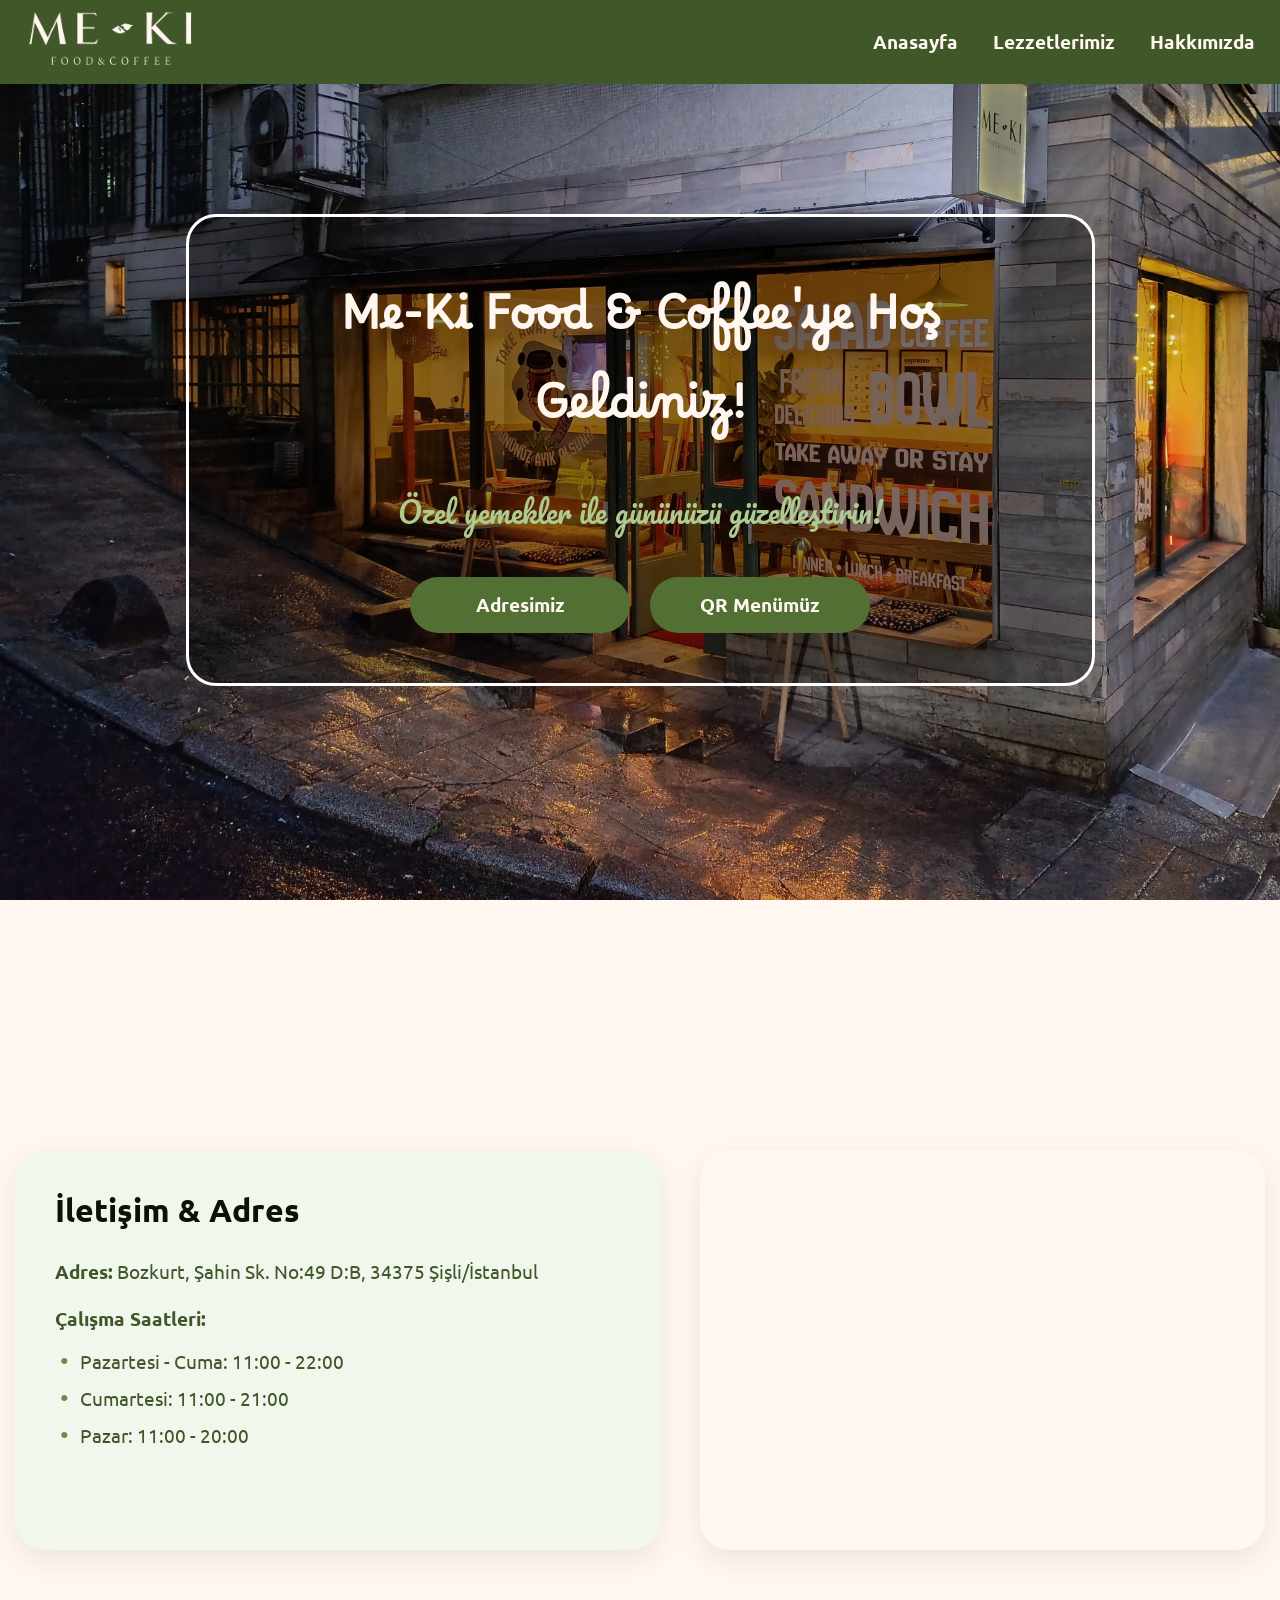
<file: index.html>
<!DOCTYPE html>
<html lang="en">

<head>
    <meta charset="UTF-8">
    <meta name="viewport" content="width=device-width, initial-scale=1.0">
    <title>Me-Ki Cafe</title>
<link rel="preconnect" href="https://fonts.googleapis.com">
<link rel="preconnect" href="https://fonts.gstatic.com" crossorigin>
<link href="https://fonts.googleapis.com/css2?family=Borel&family=Pacifico&family=Ubuntu:wght@400;500;700&display=swap" rel="stylesheet">

<link rel="stylesheet" href="style.css">
    <link rel="icon" type="image/png" href="logo.png"> 

</head>

<body>
    <header>
        <nav class="navbar section-content">
    <a href="#" class="nav-logo">
        <img src="Beyaz-MeKi-Logo.png" width="50" height="50" alt="MeKiCafe Logo">
    </a>

    <input type="checkbox" id="menu-bar">
    
    <label for="menu-bar" class="hamburger-menu">
        <span></span>
        <span></span>
        <span></span>
    </label>

    <ul class="nav-menu">
        <li class="nav-item"><a href="index.html" class="nav-link">Anasayfa</a></li>
        <li class="nav-item"><a href="Lezzetlerimiz.html" class="nav-link">Lezzetlerimiz</a></li>
        <li class="nav-item"><a href="Hakkımızda.html" class="nav-link">Hakkımızda</a></li>
    </ul>
</nav>
    </header>

    <main>
        <div class="background-image" href="disari.jpeg"></div>
        <section class="hero-section">
            <div class="section-content">
                <div class="hero-details">
                    <h1 class="title">Me-Ki Food & Coffee'ye Hoş Geldiniz!</h1>
                    <h2 class="subtitle">Özel yemekler ile gününüzü güzelleştirin!</h2>

                    <div class="buttons">
                        <a href="#iletisim" class="button adresimiz">Adresimiz</a>
                        <a href="https://qrmenubox.com/meki" class="button menumuz">QR Menümüz</a>
                    </div>
                </div>



        </section>

        <section class="contact-section" id="iletisim">
            <div class="section-content contact-container">
                <div class="contact-info">
                    <h3>İletişim & Adres</h3>
                    <p><strong>Adres:</strong> Bozkurt, Şahin Sk. No:49 D:B, 34375 Şişli/İstanbul</p>
                    <p><strong>Çalışma Saatleri:</strong></p>
                    <ul>
                        <li>Pazartesi - Cuma: 11:00 - 22:00</li>
                        <li>Cumartesi: 11:00 - 21:00</li>
                        <li>Pazar: 11:00 - 20:00</li>


                    </ul>
                </div>
                <div class="map-container">
                    <iframe
                        src="https://www.google.com/maps?q=Bozkurt,+Şahin+Sk.+No:49,+D:B,+34375+Şişli/İstanbul&output=embed"
                        width="100%" height="400" style="border:0;" allowfullscreen="" loading="lazy"
                        referrerpolicy="no-referrer-when-downgrade"></iframe>
                </div>
            </div>
        </section>
    </main>

    <script>
        window.addEventListener('scroll', function () {
            const header = document.querySelector('header');
            if (window.scrollY > 50) {
                header.classList.add('shrink');
            } else {
                header.classList.remove('shrink');
            }
        });
    </script>
</body>
</html>
</file>
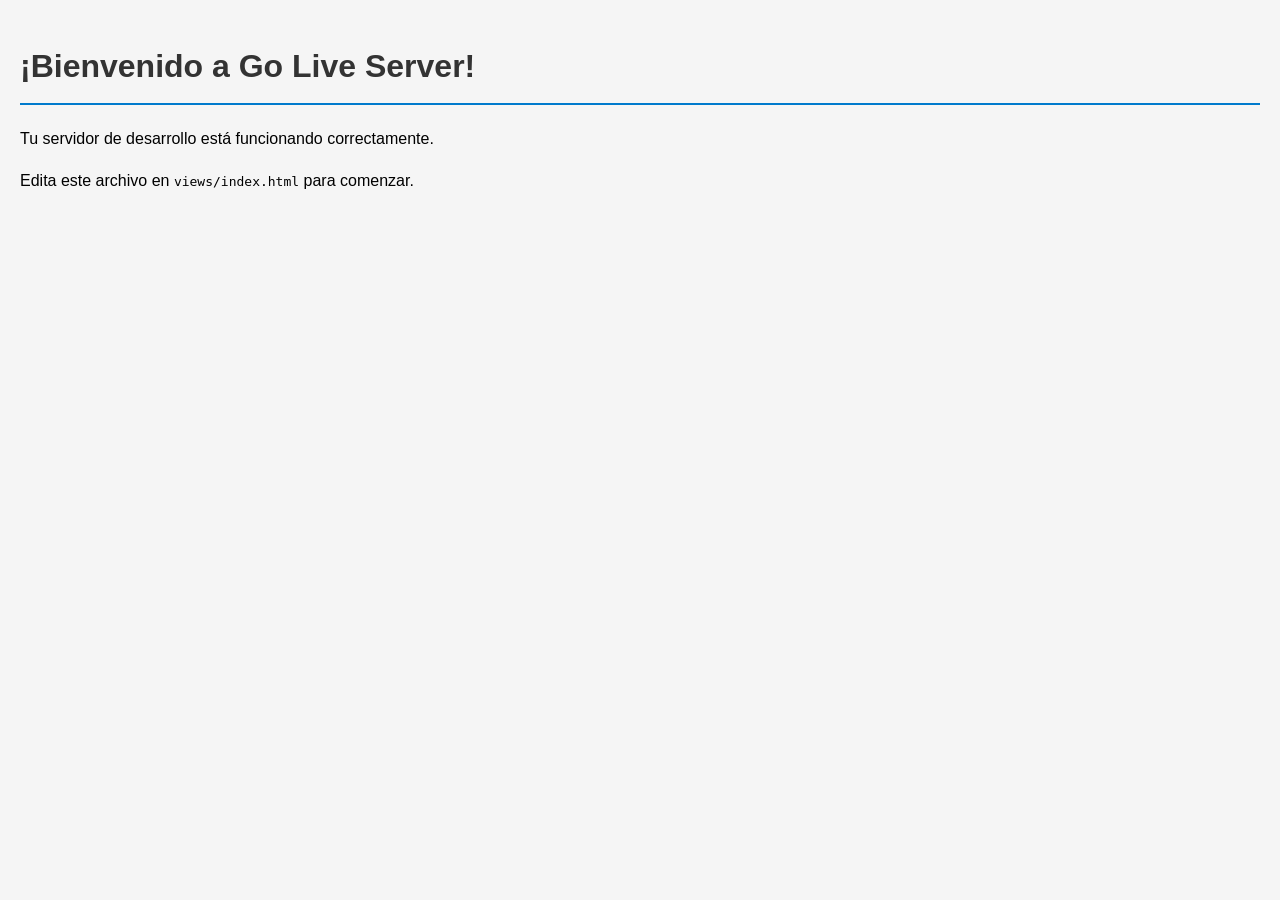
<file: views/index.html>
<!DOCTYPE html>
    <html lang="es">
    <head>
        <meta charset="UTF-8">
        <meta name="viewport" content="width=device-width, initial-scale=1.0">
        <title>Go Live Server - Proyecto</title>
        <link rel="stylesheet" href="/style/styles.css">
    </head>
    <body>
        <h1>¡Bienvenido a Go Live Server!</h1>
        <p>Tu servidor de desarrollo está funcionando correctamente.</p>
        <p>Edita este archivo en <code>views/index.html</code> para comenzar.</p>
        
    </body>
    </html>
</file>
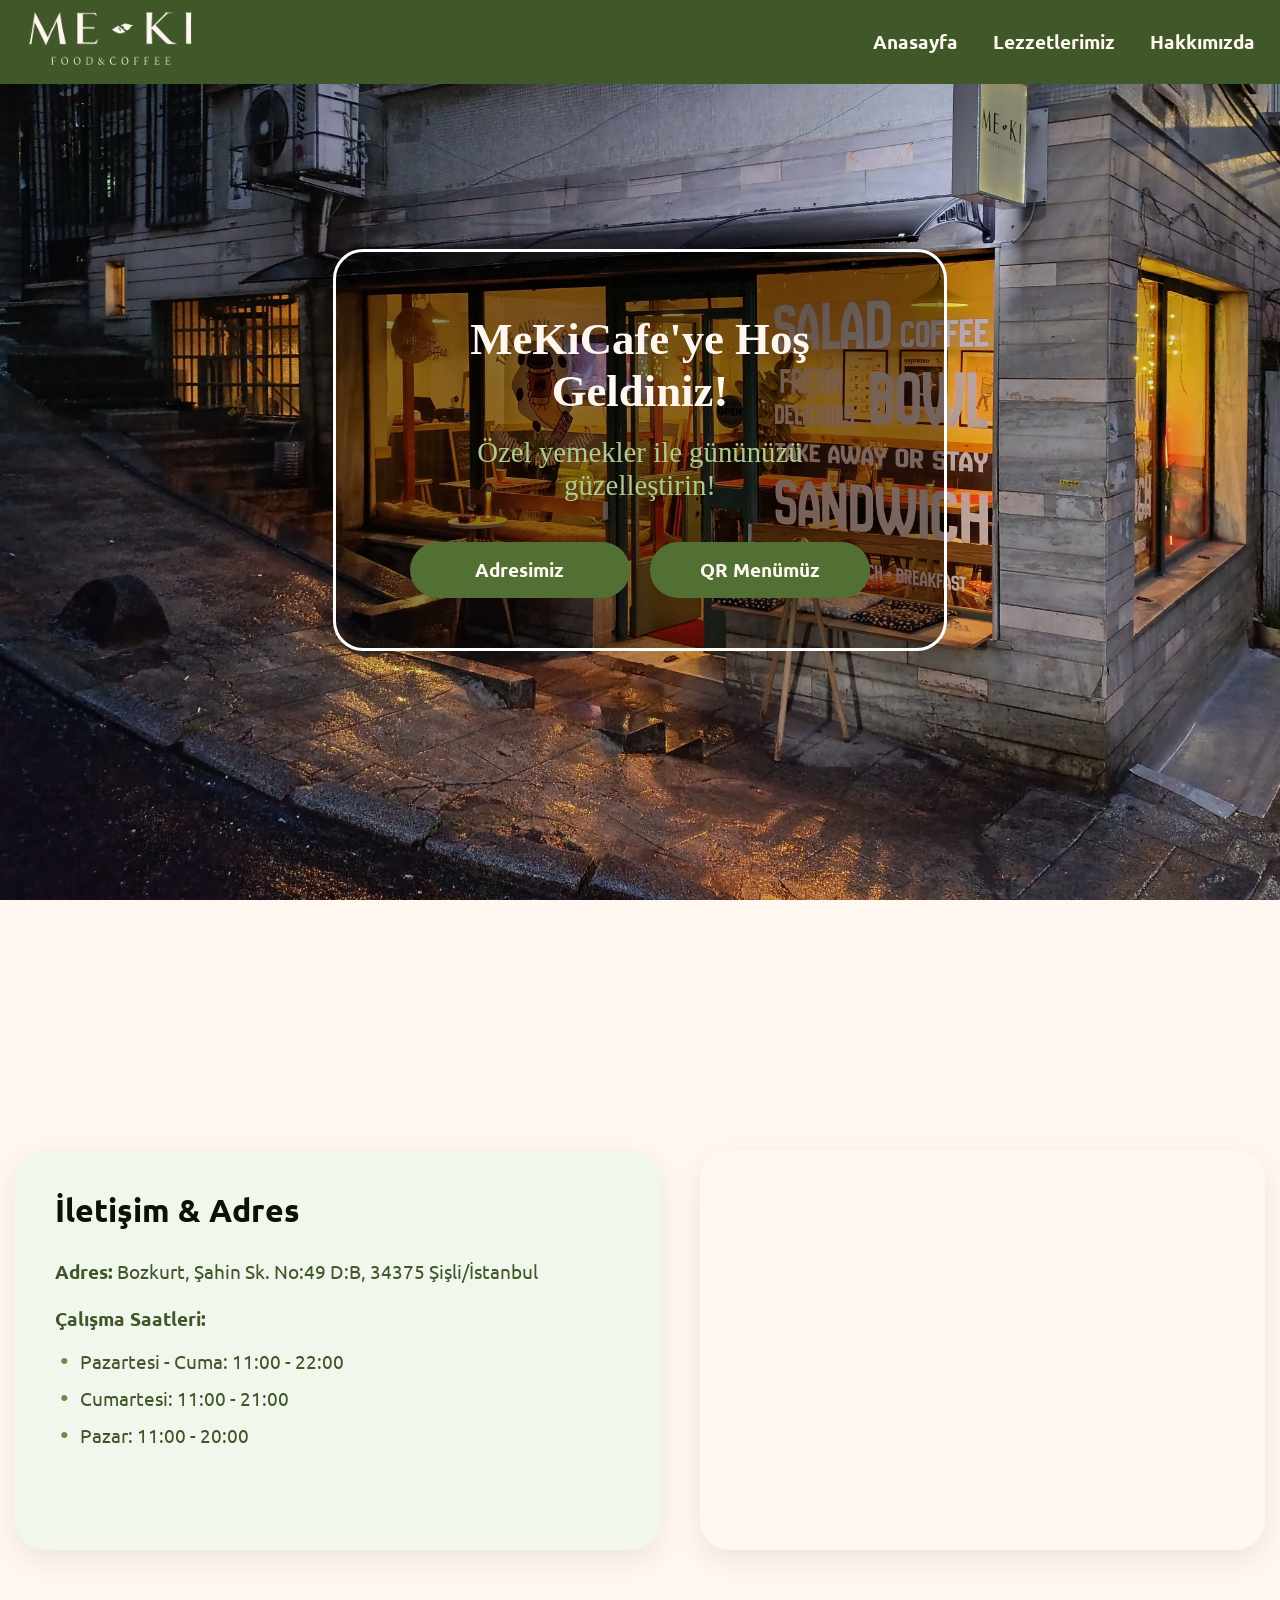
<file: Anasayfa.html>
<!DOCTYPE html>
<html lang="en">

<head>
    <meta charset="UTF-8">
    <meta name="viewport" content="width=device-width, initial-scale=1.0">
    <title>MeKi Cafe</title>
    <link rel="stylesheet" href="style.css">
    <link rel="icon" type="image/png" href="logo.png"> 

</head>

<body>
    <header>
        <nav class="navbar section-content">
            <a href="#" class="nav-logo">
                <img src="Beyaz-MeKi-Logo.png" width="50" height="50" alt="MeKiCafe Logo">
            </a>
            <ul class="nav-menu">
                <li class="nav-item">
                    <a href="Anasayfa.html" class="nav-link">Anasayfa</a>
                </li>
                <li class="nav-item">
                    <a href="Lezzetlerimiz.html" class="nav-link">Lezzetlerimiz</a>
                </li>
                <li class="nav-item">
                    <a href="Hakkımızda.html" class="nav-link">Hakkımızda</a>
                </li>


            </ul>
    </header>

    <main>
        <div class="background-image" href="disari.jpeg"></div>
        <section class="hero-section">
            <div class="section-content">
                <div class="hero-details">
                    <h1 class="title">MeKiCafe'ye Hoş Geldiniz!</h1>
                    <h2 class="subtitle">Özel yemekler ile gününüzü güzelleştirin!</h2>

                    <div class="buttons">
                        <a href="#iletisim" class="button adresimiz">Adresimiz</a>
                        <a href="https://qrmenubox.com/meki" class="button menumuz">QR Menümüz</a>
                    </div>
                </div>



        </section>

        <section class="contact-section" id="iletisim">
            <div class="section-content contact-container">
                <div class="contact-info">
                    <h3>İletişim & Adres</h3>
                    <p><strong>Adres:</strong> Bozkurt, Şahin Sk. No:49 D:B, 34375 Şişli/İstanbul</p>
                    <p><strong>Çalışma Saatleri:</strong></p>
                    <ul>
                        <li>Pazartesi - Cuma: 11:00 - 22:00</li>
                        <li>Cumartesi: 11:00 - 21:00</li>
                        <li>Pazar: 11:00 - 20:00</li>


                    </ul>
                </div>
                <div class="map-container">
                    <iframe
                        src="https://www.google.com/maps?q=Bozkurt,+Şahin+Sk.+No:49,+D:B,+34375+Şişli/İstanbul&output=embed"
                        width="100%" height="400" style="border:0;" allowfullscreen="" loading="lazy"
                        referrerpolicy="no-referrer-when-downgrade"></iframe>
                </div>
            </div>
        </section>
    </main>

    <script>
        window.addEventListener('scroll', function () {
            const header = document.querySelector('header');
            if (window.scrollY > 50) {
                header.classList.add('shrink');
            } else {
                header.classList.remove('shrink');
            }
        });
    </script>
</body>








</html>
</file>
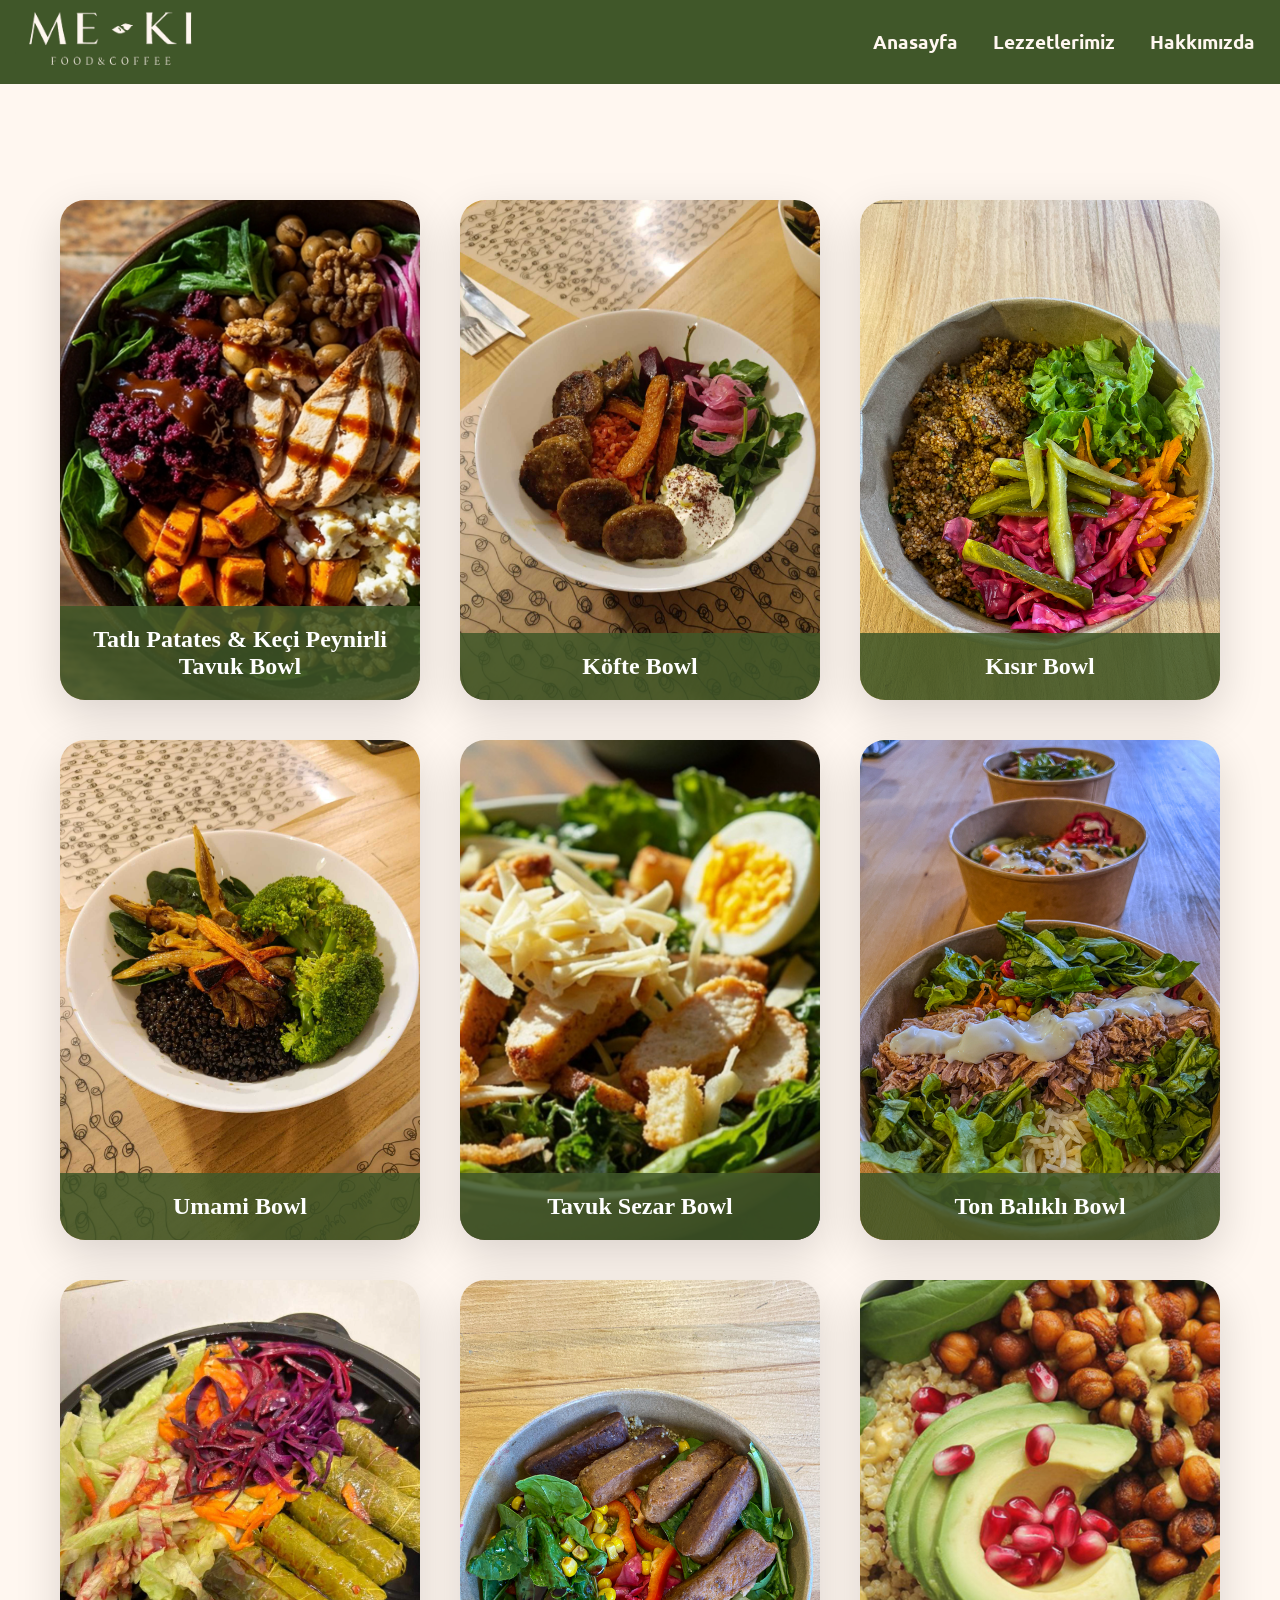
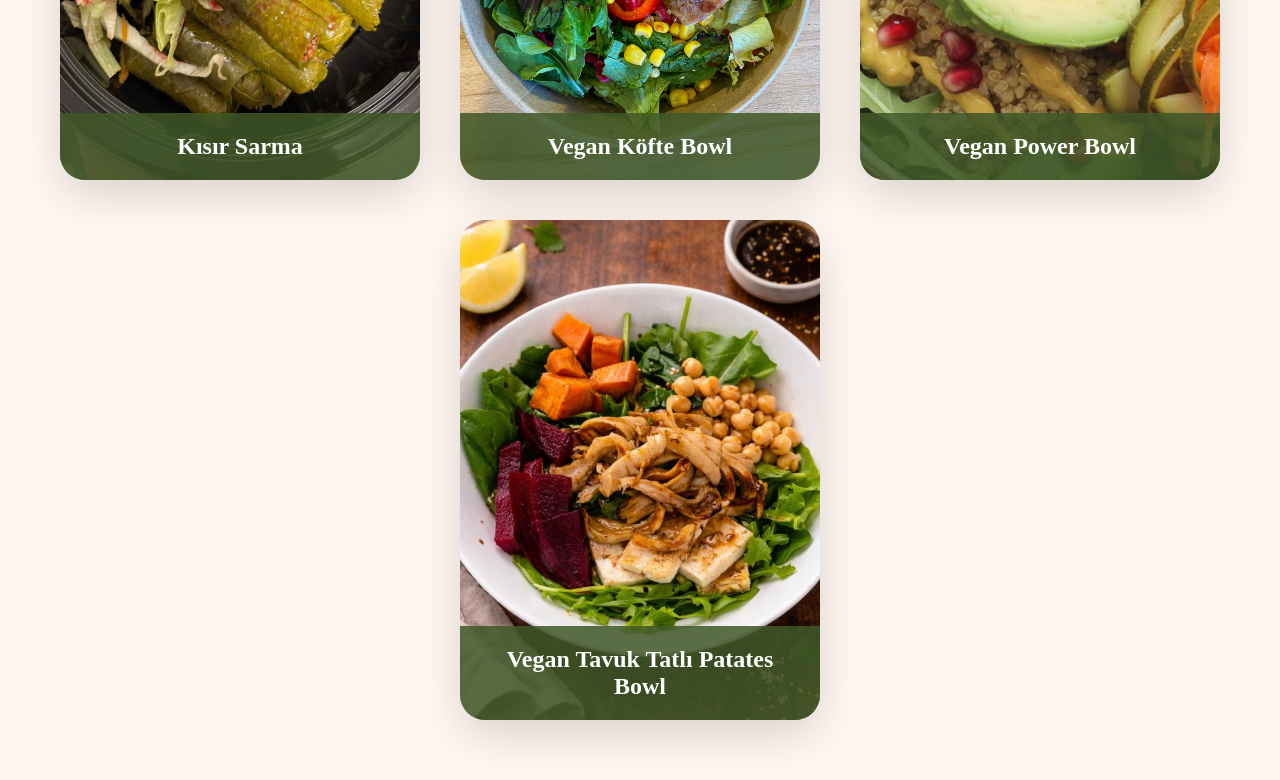
<file: Bowls.html>
<!DOCTYPE html>
<html lang="en">

<head>
    <meta charset="UTF-8">
    <meta name="viewport" content="width=device-width, initial-scale=1.0">
    <title>Bowllarımız | Me-Ki Cafe</title>
    <link rel="preconnect" href="https://fonts.googleapis.com">
<link rel="preconnect" href="https://fonts.gstatic.com" crossorigin>
<link href="https://fonts.googleapis.com/css2?family=Borel&family=Pacifico&family=Ubuntu:wght@400;500;700&display=swap" rel="stylesheet">

    <link rel="stylesheet" href="yemekler.css">
    <link rel="icon" type="image/png" href="logo.png">  
</head>
<header>
        <nav class="navbar section-content">
    <a href="#" class="nav-logo">
        <img src="Beyaz-MeKi-Logo.png" width="50" height="50" alt="MeKiCafe Logo">
    </a>

    <input type="checkbox" id="menu-bar">
    
    <label for="menu-bar" class="hamburger-menu">
        <span></span>
        <span></span>
        <span></span>
    </label>

    <ul class="nav-menu">
        <li class="nav-item"><a href="index.html" class="nav-link">Anasayfa</a></li>
        <li class="nav-item"><a href="Lezzetlerimiz.html" class="nav-link">Lezzetlerimiz</a></li>
        <li class="nav-item"><a href="Hakkımızda.html" class="nav-link">Hakkımızda</a></li>
    </ul>
</nav>
    </header>
    <div class="urun-listesi"> 
    <div class="flip-card">
        <div class="urun-ic-yapi">
            <div class="urun-on">
                <img src="resimler/kecipeynir.jpg" alt="Tatlı Patates & Keçi Peynirli Tavuk Bowl">
                <div class="urun-baslik-overlay">Tatlı Patates & Keçi Peynirli Tavuk Bowl</div>
            </div>
            <div class="urun-arka">
                <h4>Tatlı Patates & Keçi Peynirli Tavuk Bowl</h4>
                <p>Fırınlanmış tatlı patates ve ızgara tavuğun; ıspanak, haşlanmış nohut ve keçi peyniriyle birleşip pancar turşusu 
                    ve balsamik sosla tamamlandığı doyurucu bir lezzet.</p>
                <div class="ingredient-banner">
    <div class="ingredient"> <img src="mini/sweet-potato.png" alt="Tatlı Patates"> </div>
    <div class="ingredient"> <img src="mini/chicken-breast.png" alt="Izgara Tavuk"> </div>
    <div class="ingredient"> <img src="mini/spinach.png" alt="Ispanak"> </div>
    <div class="ingredient"> <img src="mini/chickpea.png" alt="Nohut"> </div>
    <div class="ingredient"> <img src="mini/cheese.png" alt="Keçi Peyniri"> </div>
    <div class="ingredient"> <img src="mini/beet.png" alt="Pancar Turşusu"> </div>
    <div class="ingredient"> <img src="mini/balsamic.png" alt="Balsamik Sos"> </div>
    </div> <div class="menu-price"> 
    <span>495 TL</span>
</div> </div> </div> </div>

<div class="flip-card">
        <div class="urun-ic-yapi">
            <div class="urun-on">
                <img src="resimler/köftebowl.png" alt="Köfte Bowl">
                <div class="urun-baslik-overlay">Köfte Bowl</div>
            </div>
            <div class="urun-arka">
                <h4>Köfte Bowl</h4>
                <p>Dana köfte, pancar suyunda pişmiş karabuğday ile pancar turşusu, karamelize havuç dilimi ve yoğurdun oluşturduğu lezzet şöleni.</p>
                <div class="ingredient-banner">
    <div class="ingredient"> <img src="mini/meatballs.png" alt="Köfte"> </div>
    <div class="ingredient"> <img src="mini/karabuğday.png" alt="Karabuğday"> </div>
    <div class="ingredient"> <img src="mini/beet.png" alt="Pancar"> </div>
    <div class="ingredient"> <img src="mini/carrot.png" alt="Havuç"> </div>
    <div class="ingredient"> <img src="mini/yogurt.png" alt="Yoğurt"> </div>
    </div>
    <div class="menu-price"> 
    <span>500 TL</span>
</div> </div> </div> </div>

    <div class="flip-card">
        <div class="urun-ic-yapi">
            <div class="urun-on">
                <img src="resimler/kısır.jpg" alt="Kısır Bowl">
                <div class="urun-baslik-overlay">Kısır Bowl</div>
            </div>
            <div class="urun-arka">
                <h4>Kısır Bowl</h4>
                <p>Adana usulü kısır ve çıtır marul; rende havuç, karalahana turşusu, nar ekşisi ve zeytinyağının o geleneksel lezzeti.</p>
            <div class="ingredient-banner">
    <div class="ingredient"> <img src="mini/kısır.png" alt="Kısır"> </div>
    <div class="ingredient"> <img src="mini/lettuce.png" alt="Marul"> </div>
    <div class="ingredient"> <img src="mini/carrot.png" alt="Havuç"> </div>
    <div class="ingredient"> <img src="mini/red-cabbage.png" alt="Kara Lahana"> </div>
    <div class="ingredient"> <img src="mini/olive-oil.png" alt="Zeytinyağı"> </div>
    </div>
    <div class="menu-price"> 
    <span>400 TL</span>
</div> </div> </div> </div>

<div class="flip-card">
        <div class="urun-ic-yapi">
            <div class="urun-on">
                <img src="resimler/umami.png" alt="Umami Bowl">
                <div class="urun-baslik-overlay">Umami Bowl</div>
            </div>
            <div class="urun-arka">
                <h4>Umami Bowl</h4>
                <p>Esmer bulgur ile istiridye mantarı, haşlanmış brokoli, taze ıspanak, karamelize havuç dilimi ve zeytinyağının harmanlanmasıyla ortaya çıkan lezzet.</p>
            <div class="ingredient-banner">
    <div class="ingredient"> <img src="mini/bulgur.png" alt="Bulgur"> </div>
    <div class="ingredient"> <img src="mini/oyster.png" alt="İstiridye Mantarı"> </div>
    <div class="ingredient"> <img src="mini/broccoli.png" alt="brokoli"> </div>
    <div class="ingredient"> <img src="mini/spinach.png" alt="Ispanak"> </div>
    <div class="ingredient"> <img src="mini/carrot.png" alt="Havuç"> </div>
    <div class="ingredient"> <img src="mini/olive-oil.png" alt="Zeytinyağı"> </div>
    </div>
    <div class="menu-price"> 
    <span>475 TL</span>
</div> </div> </div> </div>

    <div class="flip-card">
        <div class="urun-ic-yapi">
            <div class="urun-on">
                <img src="resimler/tavuksezar.jpg" alt="Tavuk Sezar Bowl">
                <div class="urun-baslik-overlay">Tavuk Sezar Bowl</div>
            </div>
            <div class="urun-arka">
                <h4>Tavuk Sezar Bowl</h4>
                <p>Izgara tavuk ve basmati pirincin, çıtır marul ve sezar sosla birleşen doyurucu lezzeti.</p>
                <div class="ingredient-banner">
    <div class="ingredient"> <img src="mini/chicken-breast.png" alt="Izgara Tavuk"> </div>
    <div class="ingredient"> <img src="mini/rice-bowl.png" alt="Pirinç"> </div>
    <div class="ingredient"> <img src="mini/lettuce.png" alt="Marul"> </div>
    </div>
<div class="menu-price"> 
    <span>475 TL</span>
</div> </div> </div> </div>

    <div class="flip-card">
        <div class="urun-ic-yapi">
            <div class="urun-on">
                <img src="resimler/tonbalık.jpg" alt="Ton Balıklı Bowl">
                <div class="urun-baslik-overlay">Ton Balıklı Bowl</div>
            </div>
            <div class="urun-arka">
                <h4>Ton Balıklı Bowl</h4>
                <p>Ton balığı ve basmati pirincin, marul, rende havuç ve kara lahana turşusuyla ranch sos eşliğinde buluşması.</p>
                <div class="ingredient-banner">
    <div class="ingredient"> <img src="mini/tuna.png" alt="Ton Balığı"> </div>
    <div class="ingredient"> <img src="mini/lettuce.png" alt="Marul"> </div>
    <div class="ingredient"> <img src="mini/carrot.png" alt="Havuç"> </div>
    <div class="ingredient"> <img src="mini/red-cabbage.png" alt="Kara Lahana"> </div>
    <div class="ingredient"> <img src="mini/olive-oil.png" alt="Zeytinyağı"> </div>
    </div>
<div class="menu-price"> 
    <span>475 TL</span>
</div> </div> </div> </div>

<div class="flip-card">
        <div class="urun-ic-yapi">
            <div class="urun-on">
                <img src="resimler/kısırsarma.png" alt="Kısır Sarma">
                <div class="urun-baslik-overlay">Kısır Sarma</div>
            </div>
            <div class="urun-arka">
                <h4>Kısır Sarma</h4>
                <p>Marul, rende havuç ve mor lahana turşusu eşliğinde asma yaprağına sarılı Adana usülü kısır.</p>
            <div class="ingredient-banner">
    <div class="ingredient"> <img src="mini/lettuce.png" alt="Marul"> </div>
    <div class="ingredient"> <img src="mini/carrot.png" alt="Havuç"> </div>
    <div class="ingredient"> <img src="mini/red-cabbage.png" alt="Mor Lahana"> </div>
    <div class="ingredient"> <img src="mini/grape-leaf.png" alt="Asma Yaprağı"> </div>
    <div class="ingredient"> <img src="mini/kısır.png" alt="Kısır"> </div>
    </div>
    <div class="menu-price"> 
    <span>475 TL</span>
</div> </div> </div> </div>

    <div class="flip-card">
        <div class="urun-ic-yapi">
            <div class="urun-on">
                <img src="resimler/vegankofte.jpg" alt="Vegan Köfte Bowl">
                <div class="urun-baslik-overlay">Vegan Köfte Bowl</div>
            </div>
            <div class="urun-arka">
                <h4>Vegan Köfte Bowl</h4>
                <p>Vegan köfte ve karabuğdayın, marul, mısır ve mor lahana turşusuyla zeytinyağı ve
                     nar ekşisi eşliğinde oluşturduğu lezzet patlaması.</p>
                     <div class="ingredient-banner">
    <div class="ingredient"> <img src="mini/meatballs.png" alt="Vegan Köfte"> </div>
    <div class="ingredient"> <img src="mini/karabuğday.png" alt="Karabuğday"> </div>
    <div class="ingredient"> <img src="mini/lettuce.png" alt="Marul"> </div>
    <div class="ingredient"> <img src="mini/corn.png" alt="Mısır"> </div>
    <div class="ingredient"> <img src="mini/red-cabbage.png" alt="Kara Lahana"> </div>
    <div class="ingredient"> <img src="mini/olive-oil.png" alt="Zeytinyağı"> </div>
    </div>
    <div class="menu-price"> 
    <span>500 TL</span>
</div> </div> </div> </div>

    <div class="flip-card">
        <div class="urun-ic-yapi">
            <div class="urun-on">
                <img src="resimler/veganpower.jpg" alt="Vegan Power Bowl">
                <div class="urun-baslik-overlay">Vegan Power Bowl</div>
            </div>
            <div class="urun-arka">
                <h4>Vegan Power Bowl</h4>
                <p>Fırınlanmış tatlı patates ve karabuğday ile taze roka, nohut ve zerdeçallı tahin sosun bir araya geldiği renkli bir tabak.</p>
                <div class="ingredient-banner">
    <div class="ingredient"> <img src="mini/sweet-potato.png" alt="Tatlı Patates"> </div>
    <div class="ingredient"> <img src="mini/karabuğday.png" alt="Karabuğday"> </div>
    <div class="ingredient"> <img src="mini/arugula.png" alt="Roka"> </div>
    <div class="ingredient"> <img src="mini/chickpea.png" alt="Nohut"> </div>
    <div class="ingredient"> <img src="mini/ginger.png" alt="Zerdeçal"> </div>
    </div>
    <div class="menu-price"> 
    <span>475 TL</span>
</div> </div> </div> </div>

<div class="flip-card">
        <div class="urun-ic-yapi">
            <div class="urun-on">
                <img src="resimler/veganbowl.png" alt="Vegan Tavuk Tatlı Patates Bowl">
                <div class="urun-baslik-overlay">Vegan Tavuk Tatlı Patates Bowl</div>
            </div>
            <div class="urun-arka">
                <h4>Vegan Tavuk Tatlı Patates Bowl</h4>
                <p>Taze ıspanak, roka, karamelize tatlı patates, tofu, nohut, pancar turşusu, vegan tavuk lezzetleri. </p>
            <div class="ingredient-banner">
    <div class="ingredient"> <img src="mini/spinach.png" alt="Ispanak"> </div>
    <div class="ingredient"> <img src="mini/arugula.png" alt="Roka"> </div>
    <div class="ingredient"> <img src="mini/sweet-potato.png" alt="Tatlı Patates"> </div>
    <div class="ingredient"> <img src="mini/tofu.png" alt="Tofu"> </div>
    <div class="ingredient"> <img src="mini/chickpea.png" alt="Nohut"> </div>
    <div class="ingredient"> <img src="mini/beet.png" alt="Pancar"> </div>
    <div class="ingredient"> <img src="mini/chicken-breast.png" alt="Tavuk"> </div>
    </div>
    <div class="menu-price"> 
    <span>530 TL</span>
</div> </div> </div> </div> </div>
<script>
    window.addEventListener('scroll', function () {
        const header = document.querySelector('header');
        if (!header) return;
        if (window.scrollY > 50) {
            header.classList.add('shrink');
        } else {
            header.classList.remove('shrink');
        }
    });
</script>
</file>
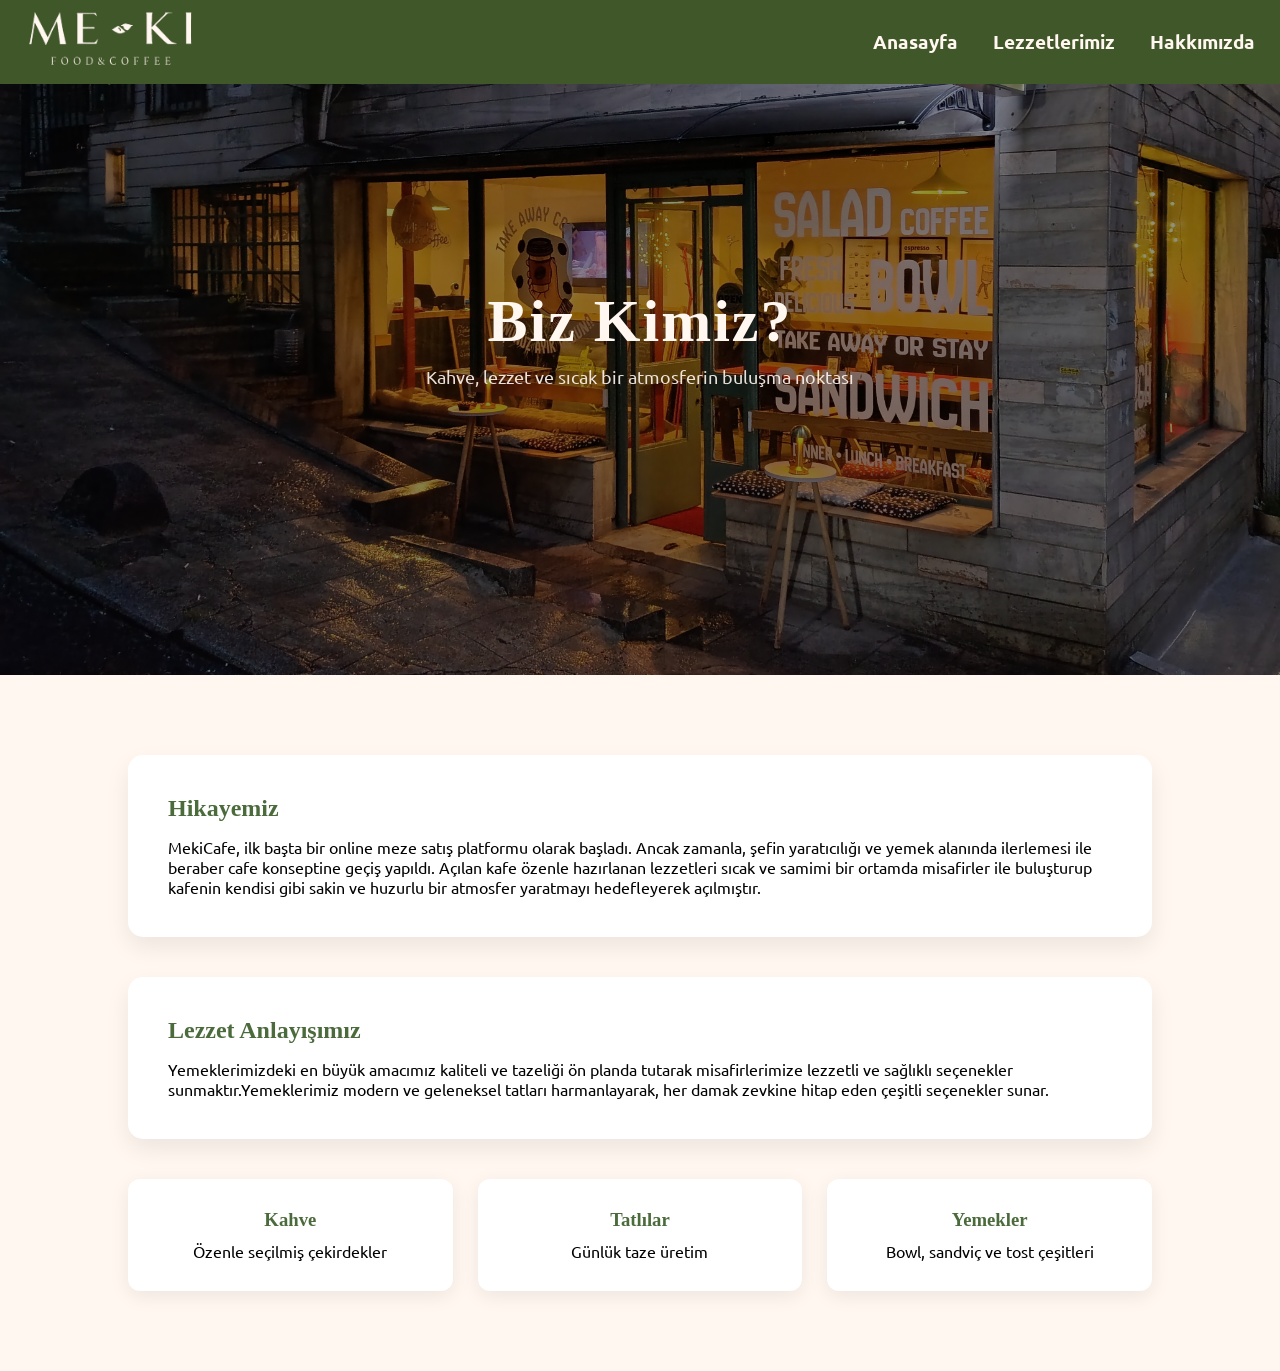
<file: Hakkımızda.html>
<!DOCTYPE html>
<html lang="en">

<head>
    <meta charset="UTF-8">
    <meta name="viewport" content="width=device-width, initial-scale=1.0">
<title>Hakkımızda | Me-Ki Cafe</title>
<link rel="preconnect" href="https://fonts.googleapis.com">
<link rel="preconnect" href="https://fonts.gstatic.com" crossorigin>
<link href="https://fonts.googleapis.com/css2?family=Borel&family=Pacifico&family=Ubuntu:wght@400;500;700&display=swap" rel="stylesheet">

<link rel="stylesheet" href="hakkımızda.css">
<link rel="icon" type="image/png" href="logo.png">

</head>

<body>

<body>
     <header>
        <nav class="navbar section-content">
    <a href="#" class="nav-logo">
        <img src="Beyaz-MeKi-Logo.png" width="50" height="50" alt="MeKiCafe Logo">
    </a>

    <input type="checkbox" id="menu-bar">
    
    <label for="menu-bar" class="hamburger-menu">
        <span></span>
        <span></span>
        <span></span>
    </label>

    <ul class="nav-menu">
        <li class="nav-item"><a href="index.html" class="nav-link">Anasayfa</a></li>
        <li class="nav-item"><a href="Lezzetlerimiz.html" class="nav-link">Lezzetlerimiz</a></li>
        <li class="nav-item"><a href="Hakkımızda.html" class="nav-link">Hakkımızda</a></li>
    </ul>
</nav>
    </header>

<div class="background-image" href="meki-disari.jpeg"></div>
<section class="hero">
<h1>Biz Kimiz?</h1>
<p>Kahve, lezzet ve sıcak bir atmosferin buluşma noktası</p>
</section>

<section class="section">

<div class="card">
<h2>Hikayemiz</h2>
<p>
MekiCafe, ilk başta bir online meze satış platformu olarak başladı. Ancak zamanla, şefin yaratıcılığı ve yemek alanında
ilerlemesi ile beraber cafe konseptine geçiş yapıldı. Açılan kafe özenle hazırlanan lezzetleri sıcak ve samimi
bir ortamda misafirler ile buluşturup kafenin kendisi gibi sakin ve huzurlu bir atmosfer yaratmayı hedefleyerek açılmıştır.

</p>
</div>

<div class="card">
<h2>Lezzet Anlayışımız</h2>
<p>
Yemeklerimizdeki en büyük amacımız kaliteli ve tazeliği ön planda tutarak 
misafirlerimize lezzetli ve sağlıklı seçenekler sunmaktır.Yemeklerimiz modern ve geleneksel tatları harmanlayarak, 
her damak zevkine hitap eden çeşitli seçenekler sunar.   

</p>
</div>

<div class="grid">

<div class="box">
<h3>Kahve</h3>
<p>Özenle seçilmiş çekirdekler</p>
</div>

<div class="box">
<h3>Tatlılar</h3>
<p>Günlük taze üretim</p>
</div>

<div class="box">
<h3>Yemekler</h3>
<p>Bowl, sandviç ve tost çeşitleri</p>
</div>

</div>

</section>

<script>
window.addEventListener("scroll", function(){
let cards = document.querySelectorAll(".card");

cards.forEach(function(card){
let position = card.getBoundingClientRect().top;
let screenHeight = window.innerHeight;

if(position < screenHeight - 100){
card.classList.add("show");
}
});
});

window.addEventListener('scroll', function () {
    const header = document.querySelector('header');
    if (!header) return;
    if (window.scrollY > 50) {
        header.classList.add('shrink');
    } else {
        header.classList.remove('shrink');
    }
});
</script>

</body>
</html>
</file>
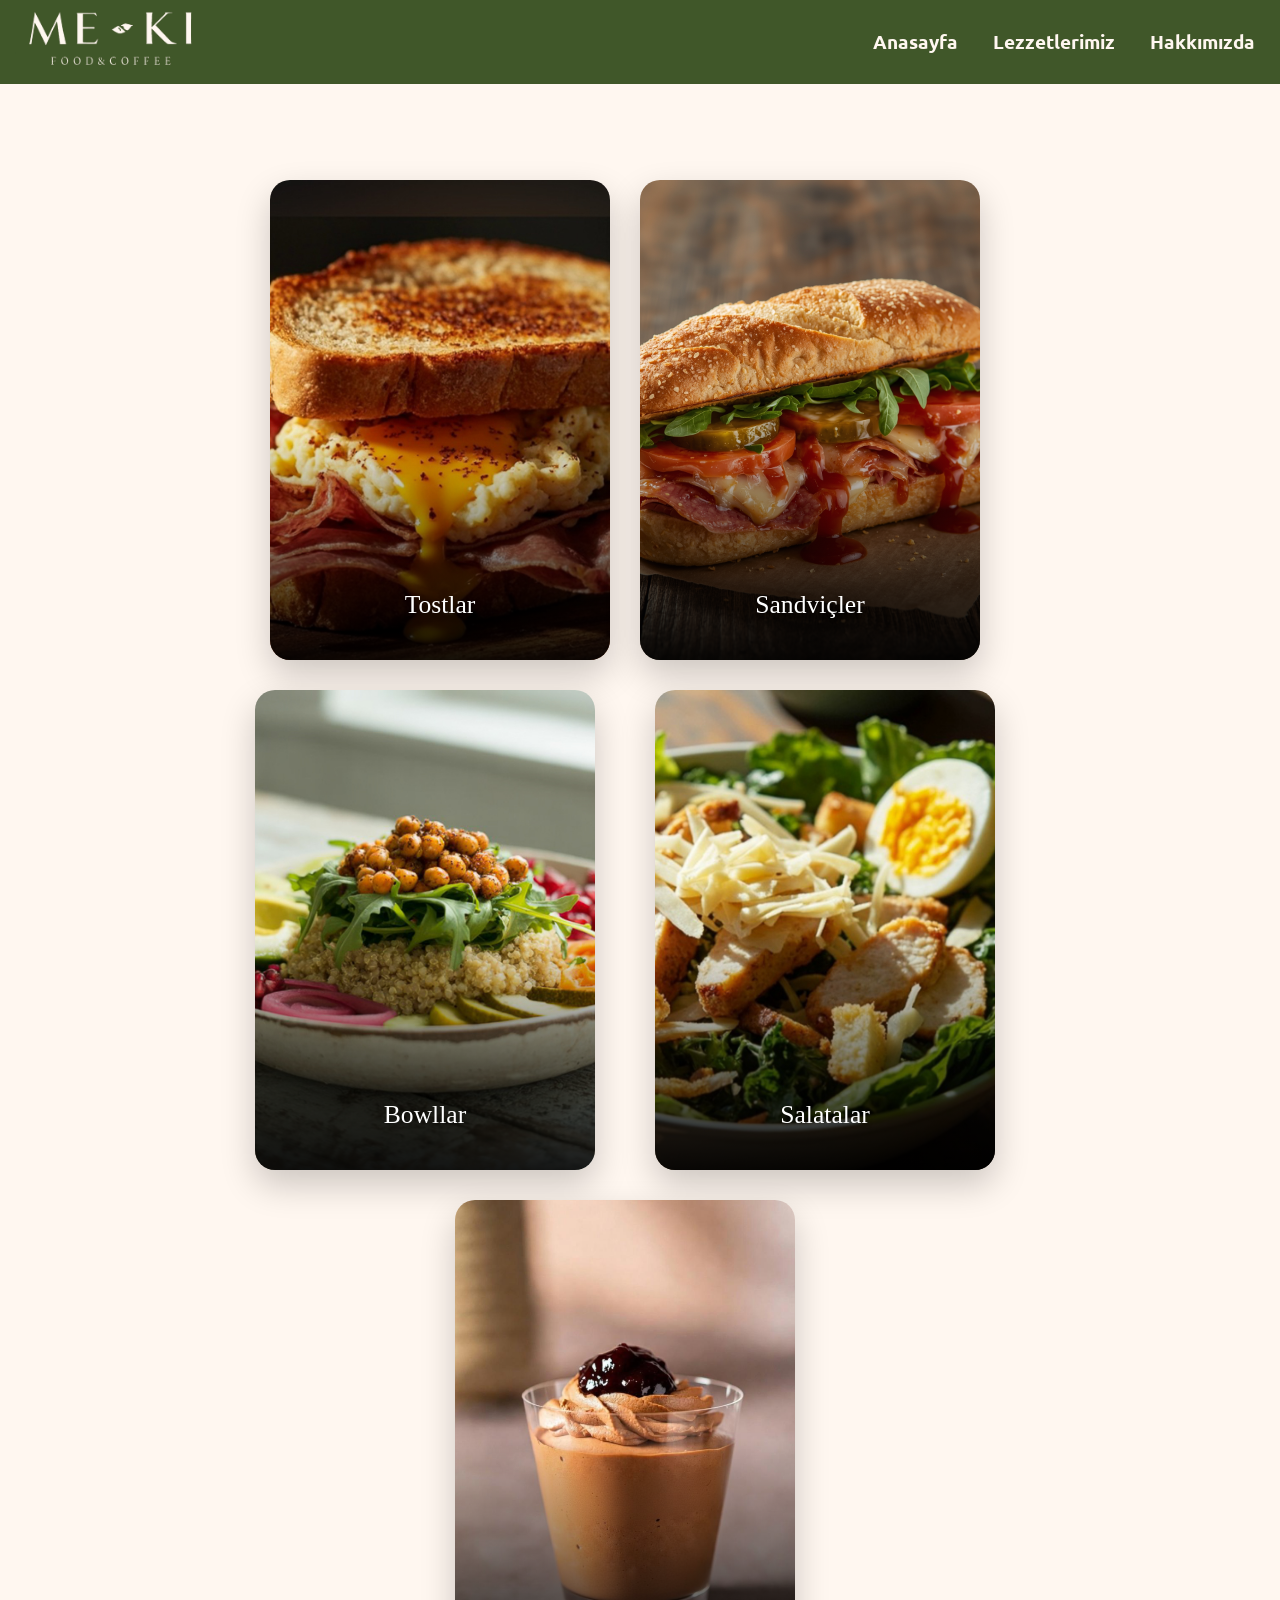
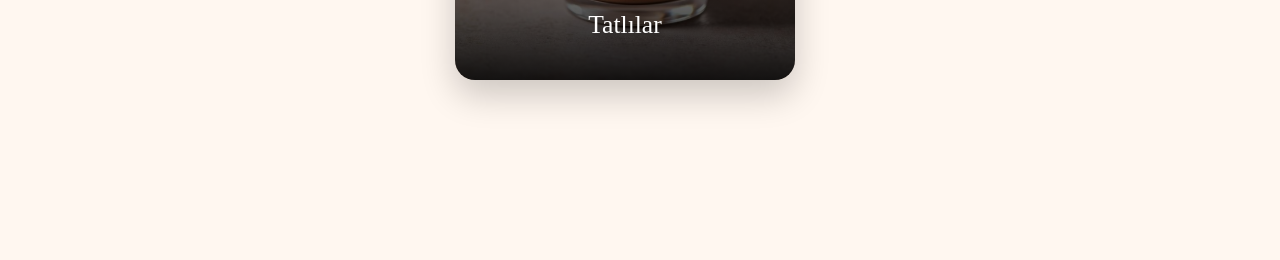
<file: Lezzetlerimiz.html>
<!DOCTYPE html>
<html lang="en">

<head>
    
    <meta charset="UTF-8">
    <meta name="viewport" content="width=device-width, initial-scale=1.0">
    <title>Lezzetlerimiz | Me-Ki Cafe</title>
    <link rel="preconnect" href="https://fonts.googleapis.com">
<link rel="preconnect" href="https://fonts.gstatic.com" crossorigin>
<link href="https://fonts.googleapis.com/css2?family=Ubuntu:wght@400;500;700&display=swap" rel="stylesheet">
    <link rel="stylesheet" href="lezzetlerimiz.css"> 
    <link rel="icon" type="image/png" href="logo.png"> 
</head>
<body>
     <header>
        <nav class="navbar section-content">
    <a href="#" class="nav-logo">
        <img src="Beyaz-MeKi-Logo.png" width="50" height="50" alt="MeKiCafe Logo">
    </a>

    <input type="checkbox" id="menu-bar">
    
    <label for="menu-bar" class="hamburger-menu">
        <span></span>
        <span></span>
        <span></span>
    </label>

    <ul class="nav-menu">
        <li class="nav-item"><a href="index.html" class="nav-link">Anasayfa</a></li>
        <li class="nav-item"><a href="Lezzetlerimiz.html" class="nav-link">Lezzetlerimiz</a></li>
        <li class="nav-item"><a href="Hakkımızda.html" class="nav-link">Hakkımızda</a></li>
    </ul>
</nav>
    </header>
                
<section class="menu-container">
    <a href="tostlar.html" class="card-link">
    <div class="menu-card">
        <div class="card-image">
            <img src="resimler/tostlar.jpg" alt="Tostlar">
        </div>
        <div class="card-info">
            <h3>Tostlar</h3>
        </div>
    </div>
 </a>
    <div class="menu-card">
        <a href="Sandvicler.html" class="card-link">
        <div class="card-image">
            <img src="resimler/sandviçler.jpg" alt="sandviçler">
        </div>
        <div class="card-info">
            <h3>Sandviçler</h3>
        </div>
    </div>
</a>
   <div class="menu-card">
    <a href="Bowls.html" class="card-link">
        <div class="card-image">
            <img src="resimler/bowls.jpg" alt="bowls">
        </div>
        <div class="card-info">
            <h3>Bowllar</h3>
        </div>
    </div> 
</a>
    <div class="menu-card">
        <a href="Salatalar.html" class="card-link">
        <div class="card-image">
            <img src="resimler/salatalar.jpg" alt="salatalar">
        </div>
        <div class="card-info">
            <h3>Salatalar</h3>
        </div>
    </div>
</a>
<div class="menu-card">
    <a href="Tatlılar.html" class="card-link">
        <div class="card-image">
            <img src="resimler/1mus.png" alt="Tatlılar">
        </div>
        <div class="card-info">
            <h3>Tatlılar</h3>
        </div>
    </div> 
</a>
</section>
<script>
    window.addEventListener('scroll', function () {
        const header = document.querySelector('header');
        if (!header) return;
        if (window.scrollY > 50) {
            header.classList.add('shrink');
        } else {
            header.classList.remove('shrink');
        }
    });
</script>
</body>
</html>
</file>
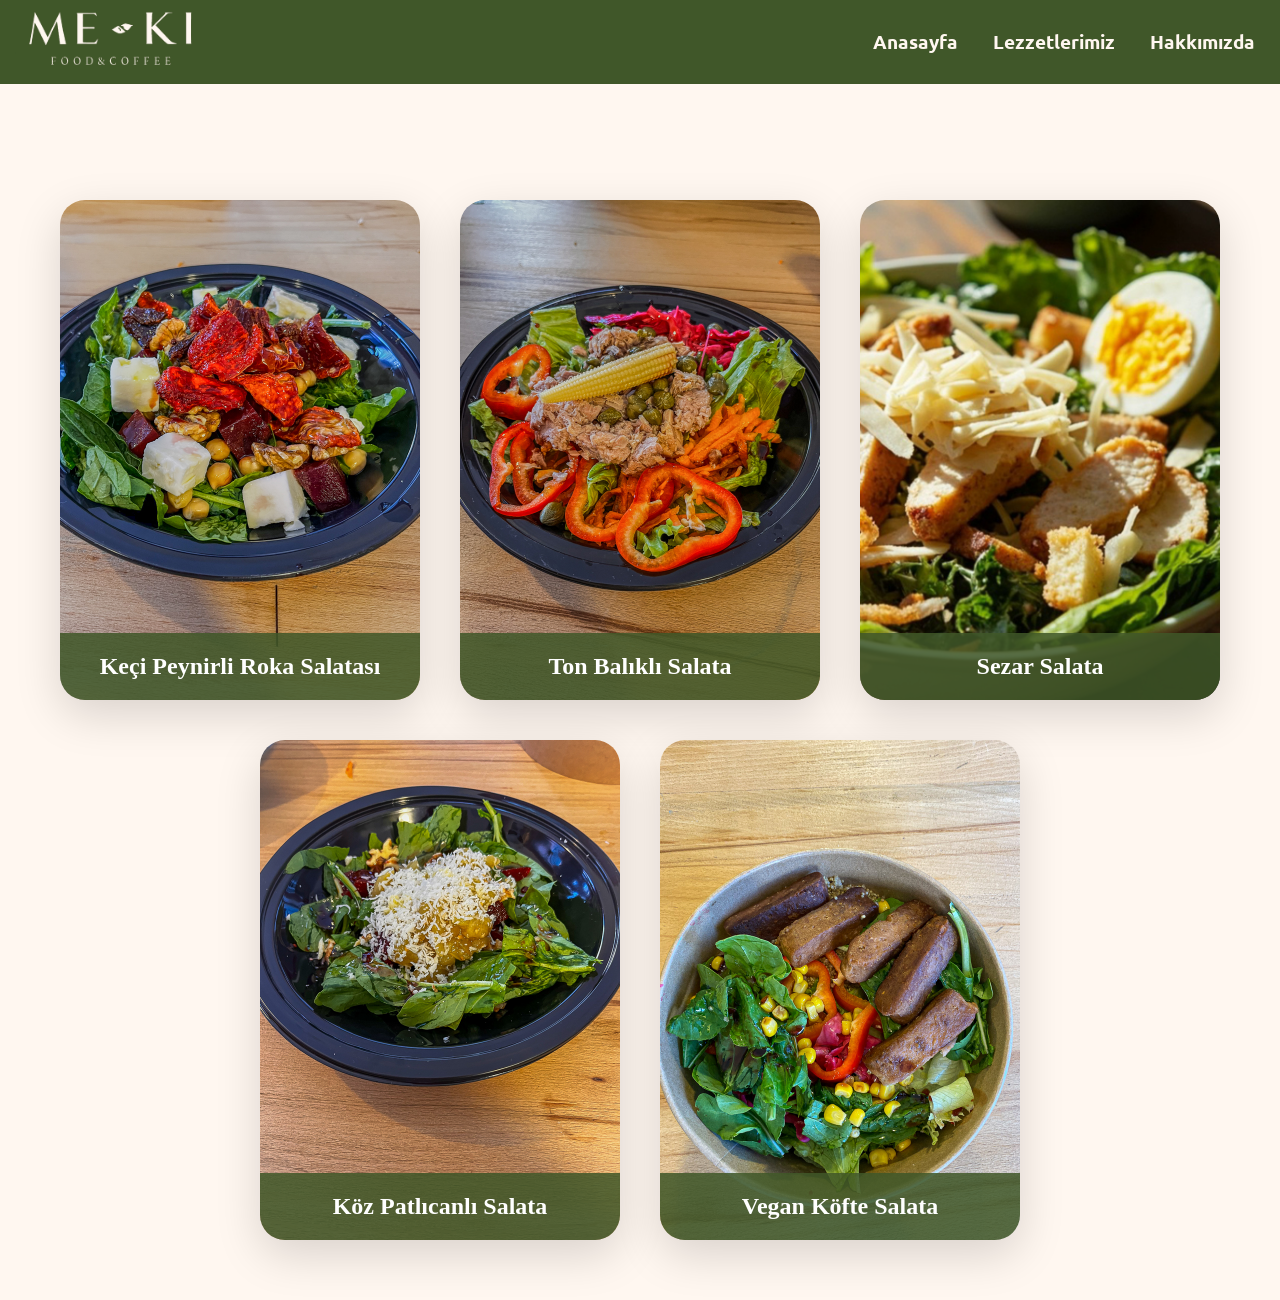
<file: Salatalar.html>
<!DOCTYPE html>
<html lang="en">

<head>
    <meta charset="UTF-8">
    <meta name="viewport" content="width=device-width, initial-scale=1.0">
    <title>Salatalarımız | Me-Ki Cafe</title>
    <link rel="preconnect" href="https://fonts.googleapis.com">
<link rel="preconnect" href="https://fonts.gstatic.com" crossorigin>
<link href="https://fonts.googleapis.com/css2?family=Borel&family=Pacifico&family=Ubuntu:wght@400;500;700&display=swap" rel="stylesheet">

    <link rel="stylesheet" href="yemekler.css"> 
    <link rel="icon" type="image/png" href="logo.png"> 
</head>
<header>
        <nav class="navbar section-content">
    <a href="#" class="nav-logo">
        <img src="Beyaz-MeKi-Logo.png" width="50" height="50" alt="MeKiCafe Logo">
    </a>

    <input type="checkbox" id="menu-bar">
    
    <label for="menu-bar" class="hamburger-menu">
        <span></span>
        <span></span>
        <span></span>
    </label>

    <ul class="nav-menu">
        <li class="nav-item"><a href="index.html" class="nav-link">Anasayfa</a></li>
        <li class="nav-item"><a href="Lezzetlerimiz.html" class="nav-link">Lezzetlerimiz</a></li>
        <li class="nav-item"><a href="Hakkımızda.html" class="nav-link">Hakkımızda</a></li>
    </ul>
</nav>
    </header>
    <div class="urun-listesi"> 
    <div class="flip-card">
        <div class="urun-ic-yapi">
            <div class="urun-on">
                <img src="resimler/kecisalata.jpg" alt="Keçi Peynirli Roka Salatası">
                <div class="urun-baslik-overlay">Keçi Peynirli Roka Salatası</div>
            </div>
            <div class="urun-arka">
                <h4>Keçi Peynirli Roka Salatası</h4>
                <p>Keçi peyniri ile ceviz, roka, kuru domates ve zeytinyağlı ballı hardal sosun fevkalade birleşimi.</p>
                <div class="ingredient-banner">
    <div class="ingredient"> <img src="mini/cheese.png" alt="Keçi Peyniri"> </div>
    <div class="ingredient"> <img src="mini/walnut.png" alt="Ceviz"> </div> 
    <div class="ingredient"> <img src="mini/arugula.png" alt="Roka"> </div>
    <div class="ingredient"> <img src="mini/tomato.png" alt="Kuru Domates"> </div>
    <div class="ingredient"> <img src="mini/olive-oil.png" alt="Zeytinyağı"> </div> 
    <div class="ingredient"> <img src="mini/mustard.png" alt="Ballı Hardal"> </div>
    </div>

<div class="menu-price"> 
    <span>450 TL</span>
</div> </div> </div> </div>

    <div class="flip-card">
        <div class="urun-ic-yapi">
            <div class="urun-on">
                <img src="resimler/tonsalata.jpg" alt="Ton Balıklı Salata">
                <div class="urun-baslik-overlay">Ton Balıklı Salata</div>
            </div>
            <div class="urun-arka">
                <h4>Ton Balıklı Salata</h4>
                <p>Ton balığı ve kapari, marul, rende havuç, kapya biberin çıtır galeta, beybi mısır ve mor lahana turşusuyla birleşimi.</p>
                <div class="ingredient-banner">
    <div class="ingredient"> <img src="mini/baby-corn.png" alt="Baby Mısır"> </div>
    <div class="ingredient"> <img src="mini/bell-pepper.png" alt="Kapya Biber"> </div>
    <div class="ingredient"> <img src="mini/caper.png" alt="Kapari"> </div>
    <div class="ingredient"> <img src="mini/carrot.png" alt="Havuç"> </div>
    <div class="ingredient"> <img src="mini/grissini.png" alt="Galeta"> </div>
    <div class="ingredient"> <img src="mini/lettuce.png" alt="Marul"> </div>
    <div class="ingredient"> <img src="mini/red-cabbage.png" alt="Mor Lahana Turşusu"> </div>
    <div class="ingredient"> <img src="mini/tuna.png" alt="Ton Balığı"> </div>
    </div>
<div class="menu-price"> 
    <span>450 TL</span>
</div> </div> </div> </div>

    <div class="flip-card">
        <div class="urun-ic-yapi">
            <div class="urun-on">
                <img src="resimler/tavuksezar.jpg" alt="Sezar Salata">
                <div class="urun-baslik-overlay">Sezar Salata</div>
            </div>
            <div class="urun-arka">
                <h4>Sezar Salata</h4>
                <p>Izgara tavuk ve atom marulun çıtır kruton, rende parmesan ve sezar sosuyla harmanlanması.</p>
                <div class="ingredient-banner">
    <div class="ingredient"> <img src="mini/chicken-breast.png" alt="Izgara Tavuk"> </div>
    <div class="ingredient"> <img src="mini/lettuce.png" alt="Atom Marul"> </div>
    <div class="ingredient"> <img src="mini/grissini.png" alt="Kruton"> </div>
    <div class="ingredient"> <img src="mini/parmesan.png" alt="Parmesan"> </div>
    </div>
<div class="menu-price"> 
    <span>450 TL</span>
</div>  </div> </div> </div>

    <div class="flip-card">
        <div class="urun-ic-yapi">
            <div class="urun-on">
                <img src="resimler/kozsalata.jpg" alt="Köz Patlıcanlı Salata">
                <div class="urun-baslik-overlay">Köz Patlıcanlı Salata</div>
            </div>
            <div class="urun-arka">
                <h4>Köz Patlıcanlı Salata</h4>
                <p>Köz patlıcan, tulum peyniri, roka, ıspanak ve cevizin pancar turşusu, nar ekşisi ve zeytinyağıyla harmanlandığı o eşsiz lezzeti.</p>
            <div class="ingredient-banner">
    <div class="ingredient"> <img src="mini/eggplant.png" alt="Köz Patlıcan"> </div>
    <div class="ingredient"> <img src="mini/cheese.png" alt="Tulum Peyniri"> </div>
    <div class="ingredient"> <img src="mini/arugula.png" alt="Roka"> </div>
    <div class="ingredient"> <img src="mini/spinach.png" alt="Ispanak"> </div>
    <div class="ingredient"> <img src="mini/walnut.png" alt="Ceviz"> </div>
    <div class="ingredient"> <img src="mini/beet.png" alt="Pancar Turşusu"> </div>
    <div class="ingredient"> <img src="mini/olive-oil.png" alt="Zeytinyağı"> </div>
    </div>
<div class="menu-price"> 
    <span>450 TL</span>
</div>  </div> </div> </div>

    <div class="flip-card">
        <div class="urun-ic-yapi">
            <div class="urun-on">
                <img src="resimler/vegankofte.jpg" alt="Vegan Köfte Salata">
                <div class="urun-baslik-overlay">Vegan Köfte Salata</div>
            </div>
            <div class="urun-arka">
                <h4>Vegan Köfte Salata</h4>
                <p>Vegan köfte ve haşlanmış mısır; marul, roka ve taze nanenin kapari, domates ve hardallı zeytinyağıyla yakaladığı efsane uyum.</p>
                <div class="ingredient-banner">
    <div class="ingredient"> <img src="mini/meatballs.png" alt="Vegan Köfte"> </div>
    <div class="ingredient"> <img src="mini/corn.png" alt="Haşlanmış Mısır"> </div>
    <div class="ingredient"> <img src="mini/lettuce.png" alt="Marul"> </div>
    <div class="ingredient"> <img src="mini/arugula.png" alt="Roka"> </div>
    <div class="ingredient"> <img src="mini/mint.png" alt="Nane"> </div>
    <div class="ingredient"> <img src="mini/caper.png" alt="Kapari"> </div>
    <div class="ingredient"> <img src="mini/tomato.png" alt="Domates"> </div>
    <div class="ingredient"> <img src="mini/mustard.png" alt="Hardal"> </div>
    <div class="ingredient"> <img src="mini/olive-oil.png" alt="Zeytinyağı"> </div>
    </div>
    <div class="menu-price"> 
    <span>450 TL</span>
</div> </div> </div> </div> </div>
<script>
    window.addEventListener('scroll', function () {
        const header = document.querySelector('header');
        if (!header) return;
        if (window.scrollY > 50) {
            header.classList.add('shrink');
        } else {
            header.classList.remove('shrink');
        }
    });
</script>
</file>
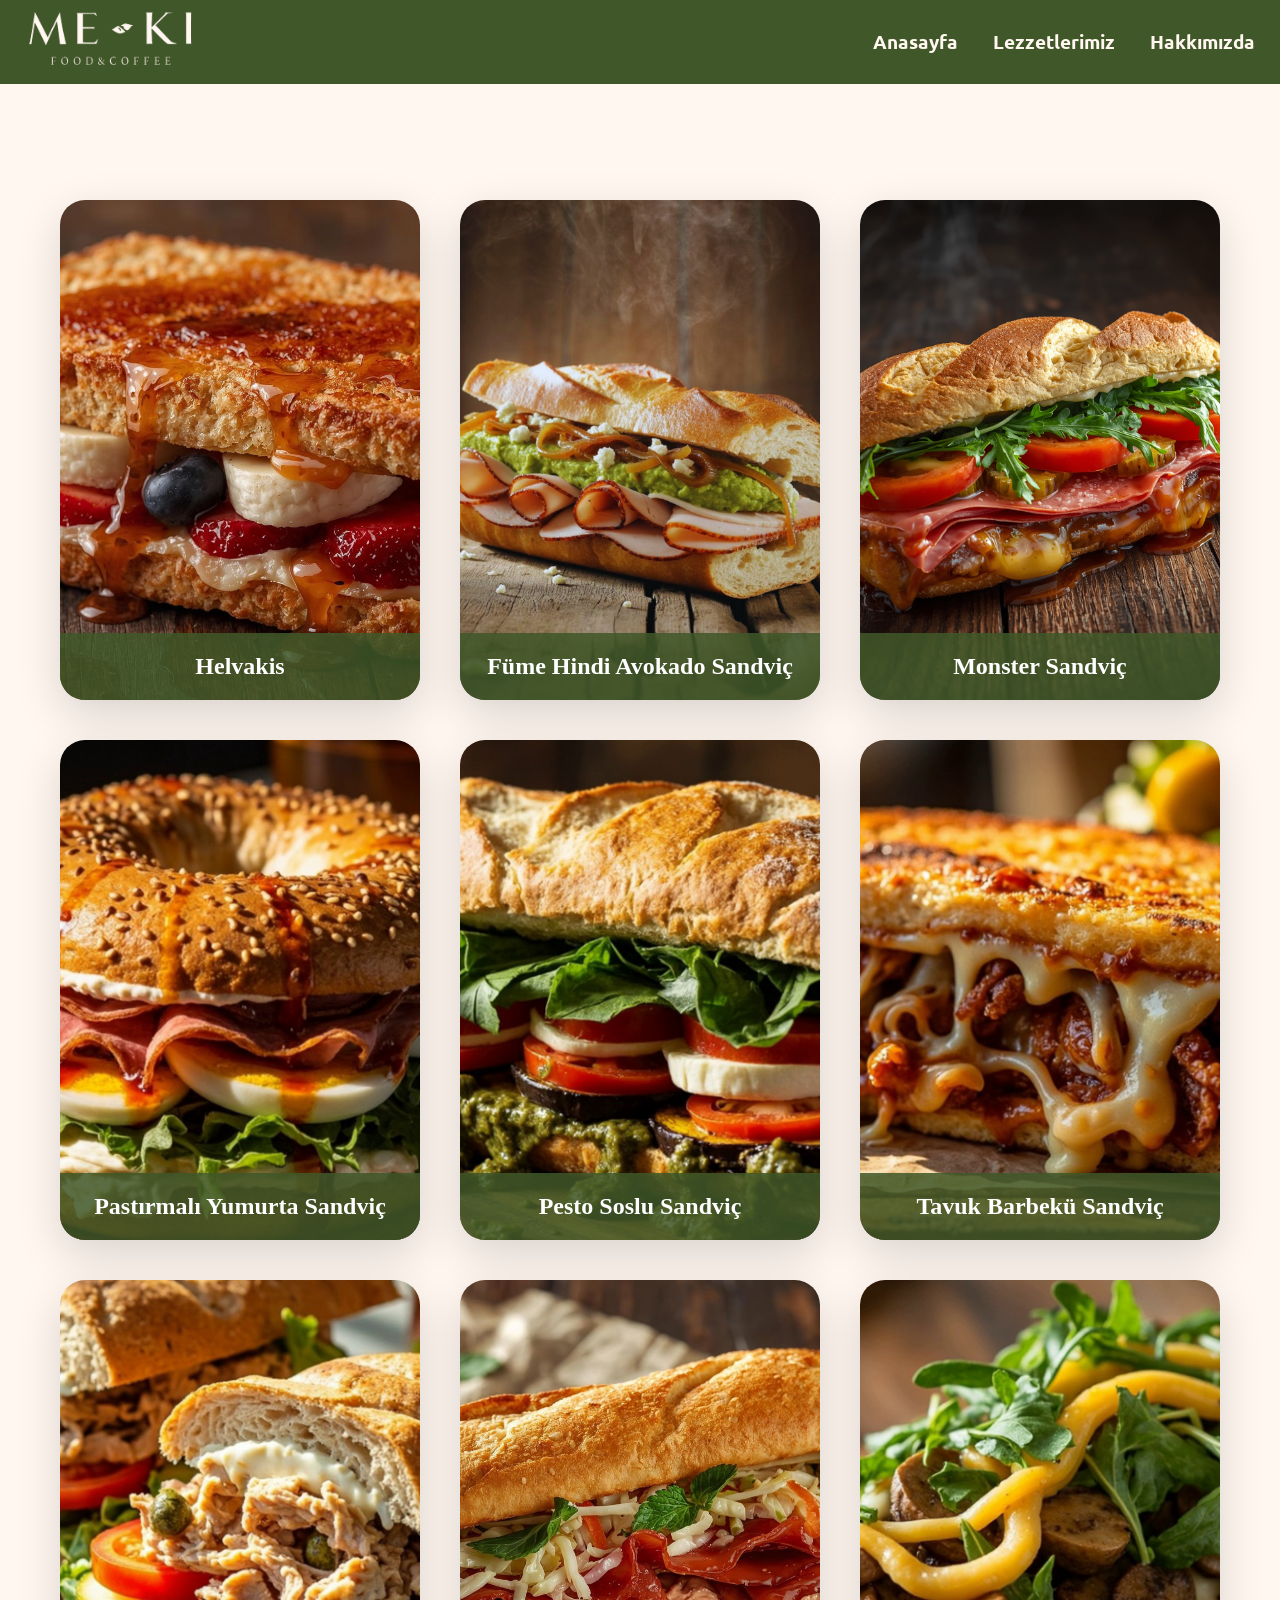
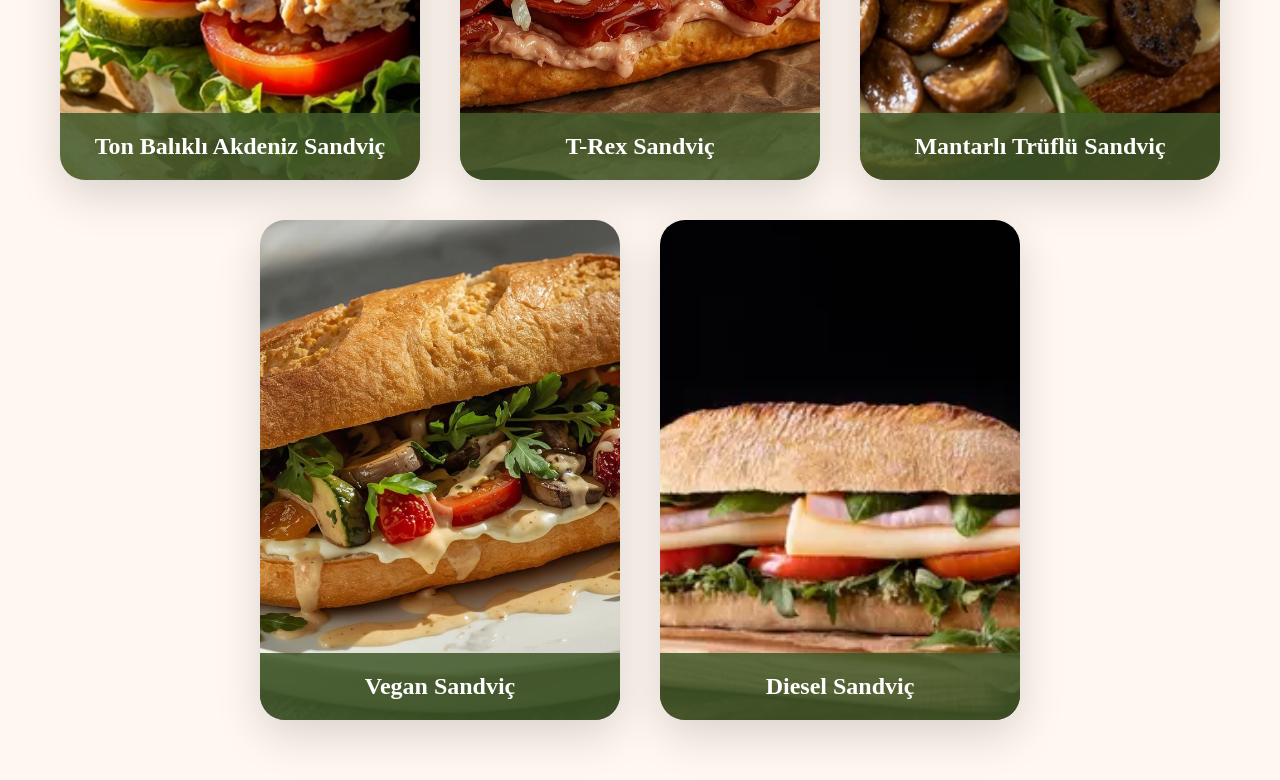
<file: Sandvicler.html>
<!DOCTYPE html>
<html lang="en">

<head>
    <meta charset="UTF-8">
    <meta name="viewport" content="width=device-width, initial-scale=1.0">
    <title>Sandviçlerimiz | Me-Ki Cafe</title>
    <link rel="preconnect" href="https://fonts.googleapis.com">
<link rel="preconnect" href="https://fonts.gstatic.com" crossorigin>
<link href="https://fonts.googleapis.com/css2?family=Borel&family=Pacifico&family=Ubuntu:wght@400;500;700&display=swap" rel="stylesheet">

    <link rel="stylesheet" href="yemekler.css">
    <link rel="icon" type="image/png" href="logo.png"> 
</head>
<header>
        <nav class="navbar section-content">
    <a href="#" class="nav-logo">
        <img src="Beyaz-MeKi-Logo.png" width="50" height="50" alt="MeKiCafe Logo">
    </a>

    <input type="checkbox" id="menu-bar">
    
    <label for="menu-bar" class="hamburger-menu">
        <span></span>
        <span></span>
        <span></span>
    </label>

    <ul class="nav-menu">
        <li class="nav-item"><a href="index.html" class="nav-link">Anasayfa</a></li>
        <li class="nav-item"><a href="Lezzetlerimiz.html" class="nav-link">Lezzetlerimiz</a></li>
        <li class="nav-item"><a href="Hakkımızda.html" class="nav-link">Hakkımızda</a></li>
    </ul>
</nav>
    </header>
<div class="urun-listesi"> 
    
    <div class="flip-card">
        <div class="urun-ic-yapi">
            <div class="urun-on">
                <img src="resimler/helvakis.jpg" alt="Helvakis">
                <div class="urun-baslik-overlay">Helvakis</div>
            </div>
            <div class="urun-arka">
                <h4>Helvakis</h4>
                <p>Kızarmış Ayvalık ekmeğinde; tahin helva, mevsim meyveleri, karamel sosu ile lezzet patlaması.</p>
                <div class="ingredient-banner">
    <div class="ingredient"> <img src="mini/bread.png" alt="Ekmek"> </div>
    <div class="ingredient"> <img src="mini/halva.png" alt="Tahin Helvası"> </div>
    <div class="ingredient"> <img src="mini/fruits.png" alt="Meyve"> </div>
    <div class="ingredient"> <img src="mini/caramel.png" alt="Karamel Sos"> </div>
    </div>
<div class="menu-price"> 
    <span>300 TL</span>
</div> </div> </div> </div>

    <div class="flip-card">
        <div class="urun-ic-yapi">
            <div class="urun-on">
                <img src="resimler/hindisandvic.jpg" alt="Füme Hindi Avokado Sandviç">
                <div class="urun-baslik-overlay">Füme Hindi Avokado Sandviç</div>
            </div>
            <div class="urun-arka">
                <h4>Füme Hindi Avokado Sandviç</h4>
                <p>Hindi füme ve avokado püresinin taze roka, lor peyniri ve karamelize soğanla yakaladığı mükemmel uyum.</p>
                <div class="ingredient-banner">
    <div class="ingredient"> <img src="mini/hindi.png" alt="Hindi Füme"> </div>
    <div class="ingredient"> <img src="mini/avocado.png" alt="Avokado"> </div>
    <div class="ingredient"> <img src="mini/arugula.png" alt="Taze Roka"> </div>
    <div class="ingredient"> <img src="mini/cottage-cheese.png" alt="Lor Peyniri"> </div>
    <div class="ingredient"> <img src="mini/onion.png" alt="Soğan"> </div>
    </div>
<div class="menu-price"> 
<span>475 TL</span>
</div> </div> </div> </div>

    <div class="flip-card">
        <div class="urun-ic-yapi">
            <div class="urun-on">
                <img src="resimler/monstersandvic.jpg" alt="Monster Sandviç">
                <div class="urun-baslik-overlay">Monster Sandviç</div>
            </div>
            <div class="urun-arka">
                <h4>Monster Sandviç</h4>
                <p>Füme dana jambon ve İtalyan sucuğu; taze roka, turşu ve eriyen kaşarın pesto ve barbekü sosla harmanlandığı vazgeçilmez lezzet.</p>
                <div class="ingredient-banner">
    <div class="ingredient"> <img src="mini/danajambon.png" alt="Dana Jambon"> </div>
    <div class="ingredient"> <img src="mini/sucuk.png" alt="Sucuk"> </div>
    <div class="ingredient"> <img src="mini/arugula.png" alt="Taze Roka"> </div>
    <div class="ingredient"> <img src="mini/pickles.png" alt="Turşu"> </div>
    <div class="ingredient"> <img src="mini/slicecheese.png" alt="Kaşar"> </div>
    <div class="ingredient"> <img src="mini/pesto.png" alt="Pesto Sos"> </div>
    <div class="ingredient"> <img src="mini/barbeque.png" alt="Barbekü Sos"> </div>
    </div>
<div class="menu-price"> 
<span>485 TL</span>
</div> </div> </div> </div>

    <div class="flip-card">
        <div class="urun-ic-yapi">
            <div class="urun-on">
                <img src="resimler/pastırmasandvic.jpg" alt="Pastırmalı Yumurta Sandviç">
                <div class="urun-baslik-overlay">Pastırmalı Yumurta Sandviç</div>
            </div>
            <div class="urun-arka">
                <h4>Pastırmalı Yumurta Sandviç</h4>
                <p>Pastırma ve krem peynirin; haşlanmış yumurta, taze roka ve acı bal sosuyla fırınlanmış bagel içindeki uyumu.</p>
                <div class="ingredient-banner">
    <div class="ingredient"> <img src="mini/bagel.png" alt="Bagel"> </div>
    <div class="ingredient"> <img src="mini/bacon.png" alt="Pastırma"> </div>
    <div class="ingredient"> <img src="mini/creamcheese.png" alt="Krem Peynir"> </div>
    <div class="ingredient"> <img src="mini/boiledegg.png" alt="Haşlanmış Yumurta"> </div>
    <div class="ingredient"> <img src="mini/arugula.png" alt="Taze Roka"> </div>
    </div>
<div class="menu-price"> 
<span>485 TL</span>
</div> </div> </div> </div>

    <div class="flip-card">
        <div class="urun-ic-yapi">
            <div class="urun-on">
                <img src="resimler/pestosandvic.jpg" alt="Pesto Soslu Sandviç">
                <div class="urun-baslik-overlay">Pesto Soslu Sandviç</div>
            </div>
            <div class="urun-arka">
                <h4>Pesto Soslu Sandviç</h4>
                <p>Fırınlanmış patlıcan ve mozzarella peynirinin taze pesto sos, çeri domates ve rokayla buluşması.</p>
                <div class="ingredient-banner">
    <div class="ingredient"> <img src="mini/eggplant.png" alt="Patlıcan"> </div>
    <div class="ingredient"> <img src="mini/mozzarella.png" alt="Mozzarella Peyniri"> </div>
    <div class="ingredient"> <img src="mini/pesto.png" alt="Pesto Sos"> </div>
    <div class="ingredient"> <img src="mini/çeritomato.png" alt="Domates"> </div>
    <div class="ingredient"> <img src="mini/arugula.png" alt="Taze Roka"> </div>
    </div>
<div class="menu-price"> 
<span>425 TL</span>
</div> </div> </div> </div>

    <div class="flip-card">
        <div class="urun-ic-yapi">
            <div class="urun-on">
                <img src="resimler/tavuksandvic.jpg" alt="Tavuk Barbekü Sandviç">
                <div class="urun-baslik-overlay">Tavuk Barbekü Sandviç</div>
            </div>
            <div class="urun-arka">
                <h4>Tavuk Barbekü Sandviç</h4>
                <p>Ayvalık ekmeğinde barbekü soslu tavuk ve eriyen kaşarın, taze rokayla yakaladığı çıtır ve leziz uyum.</p>
                <div class="ingredient-banner">
    <div class="ingredient"> <img src="mini/bread.png" alt="Ayvalık Ekmeği"> </div>
    <div class="ingredient"> <img src="mini/barbeque.png" alt="Barbekü Sos"> </div>
    <div class="ingredient"> <img src="mini/chicken-breast.png" alt="Tavuk"> </div>
    <div class="ingredient"> <img src="mini/slicecheese.png" alt="Kaşar Peyniri"> </div>
    <div class="ingredient"> <img src="mini/arugula.png" alt="Taze Roka"> </div>
    </div>
<div class="menu-price"> 
<span>475 TL</span>
</div> </div> </div> </div>

    <div class="flip-card">
        <div class="urun-ic-yapi">
            <div class="urun-on">
                <img src="resimler/tonbalıksandvic.jpg" alt="Ton Balıklı Akdeniz Sandviç">
                <div class="urun-baslik-overlay">Ton Balıklı Akdeniz Sandviç</div>
            </div>
            <div class="urun-arka">
                <h4>Ton Balıklı Akdeniz Sandviç</h4>
                <p>Ton balığı ve kaparinin kuru domates, turşu, taze marul ve hardallı yoğurt sosuyla harmanlanan ferah uyumu.</p>
                <div class="ingredient-banner">
    <div class="ingredient"> <img src="mini/tuna.png" alt="Ton Balığı"> </div>
    <div class="ingredient"> <img src="mini/caper.png" alt="Kapari"> </div>
    <div class="ingredient"> <img src="mini/tomato.png" alt="Domates"> </div>
    <div class="ingredient"> <img src="mini/pickles.png" alt="Turşu"> </div>
    <div class="ingredient"> <img src="mini/lettuce.png" alt="Marul"> </div>
    <div class="ingredient"> <img src="mini/mustard.png" alt="Hardal"> </div>
    <div class="ingredient"> <img src="mini/yogurt.png" alt="Yoğurt"> </div>
    </div>
<div class="menu-price"> 
<span>475 TL</span>
</div> </div> </div> </div>

    <div class="flip-card">
        <div class="urun-ic-yapi">
            <div class="urun-on">
                <img src="resimler/trexsandvic.jpg" alt="T-Rex Sandviç">
                <div class="urun-baslik-overlay">T-Rex Sandviç</div>
            </div>
            <div class="urun-arka">
                <h4>T-Rex Sandviç</h4>
                <p>Pastırma ve dana jambonun acuka, coleslaw salata ve taze naneyle yakaladığı zengin uyum.</p>
                <div class="ingredient-banner">
    <div class="ingredient"> <img src="mini/bacon.png" alt="Pastırma"> </div>
    <div class="ingredient"> <img src="mini/danajambon.png" alt="Dana Jambon"> </div>
    <div class="ingredient"> <img src="mini/cabbage.png" alt="Lahana"> </div>
    <div class="ingredient"> <img src="mini/carrot.png" alt="Havuç"> </div>
    <div class="ingredient"> <img src="mini/mint.png" alt="Nane"> </div>
    </div>
<div class="menu-price"> 
<span>475 TL</span>
</div> </div> </div> </div>

    <div class="flip-card">
        <div class="urun-ic-yapi">
            <div class="urun-on">
                <img src="resimler/trufsandvic.jpg" alt="Mantarlı Trüflü Sandviç">
                <div class="urun-baslik-overlay">Mantarlı Trüflü Sandviç</div>
            </div>
            <div class="urun-arka">
                <h4>Mantarlı Trüflü Sandviç</h4>
                <p>Fıstıklı salam ve karamelize mantara eski kaşar, roka ve trüflü mayonezin eşlik ettiği dengeli bir lezzet.</p>
                <div class="ingredient-banner">
    <div class="ingredient"> <img src="mini/sucuk.png" alt="Salam"> </div>
    <div class="ingredient"> <img src="mini/mushroom.png" alt="Mantar"> </div>
    <div class="ingredient"> <img src="mini/cheese.png" alt="Kaşar"> </div>
    <div class="ingredient"> <img src="mini/arugula.png" alt="Roka"> </div>
    <div class="ingredient"> <img src="mini/mayonnaise.png" alt="Mayonez"> </div>
    </div>
<div class="menu-price"> 
<span>475 TL</span>
</div> </div> </div> </div>

    <div class="flip-card">
        <div class="urun-ic-yapi">
            <div class="urun-on">
                <img src="resimler/vegansandvic.jpg" alt="Vegan Sandviç">
                <div class="urun-baslik-overlay">Vegan Sandviç</div>
            </div>
            <div class="urun-arka">
                <h4>Vegan Sandviç</h4>
                <p>Vegan peynir ve sebze soteyle kuru domates, taze roka ve ekşili tahin sosun sade birleşimi.</p>
                <div class="ingredient-banner">
    <div class="ingredient"> <img src="mini/cheese.png" alt="Peynir"> </div>
    <div class="ingredient"> <img src="mini/vegetable.png" alt="Sebze"> </div>
    <div class="ingredient"> <img src="mini/tomato.png" alt="Domates"> </div>
    <div class="ingredient"> <img src="mini/arugula.png" alt="Roka"> </div>
    </div>
<div class="menu-price"> 
<span>475 TL</span>
</div> </div> </div> </div>

<div class="flip-card">
        <div class="urun-ic-yapi">
            <div class="urun-on">
                <img src="resimler/diesel.png" alt="Diesel Sandviç">
                <div class="urun-baslik-overlay">Diesel Sandviç</div>
            </div>
            <div class="urun-arka">
                <h4>Diesel Sandviç</h4>
                <p>Hindi füme ve tiftik tavuğun uyumuna eşlik eden karamelize mantar, barbekü ve cheddar sos.</p>
                <div class="ingredient-banner">
    <div class="ingredient"> <img src="mini/hindi.png" alt="Hindi Füme"> </div>
    <div class="ingredient"> <img src="mini/chicken-breast.png" alt="Tavuk"> </div>
    <div class="ingredient"> <img src="mini/mushroom.png" alt="Mantar"> </div>
    <div class="ingredient"> <img src="mini/barbeque.png" alt="Barbekü"> </div>
    <div class="ingredient"> <img src="mini/slicecheese.png" alt="Cheddar"> </div>
    </div>
<div class="menu-price"> 
<span>485 TL</span>
</div> </div> </div> </div> </div>
<script>
    window.addEventListener('scroll', function () {
        const header = document.querySelector('header');
        if (!header) return;
        if (window.scrollY > 50) {
            header.classList.add('shrink');
        } else {
            header.classList.remove('shrink');
        }
    });
</script>
</file>
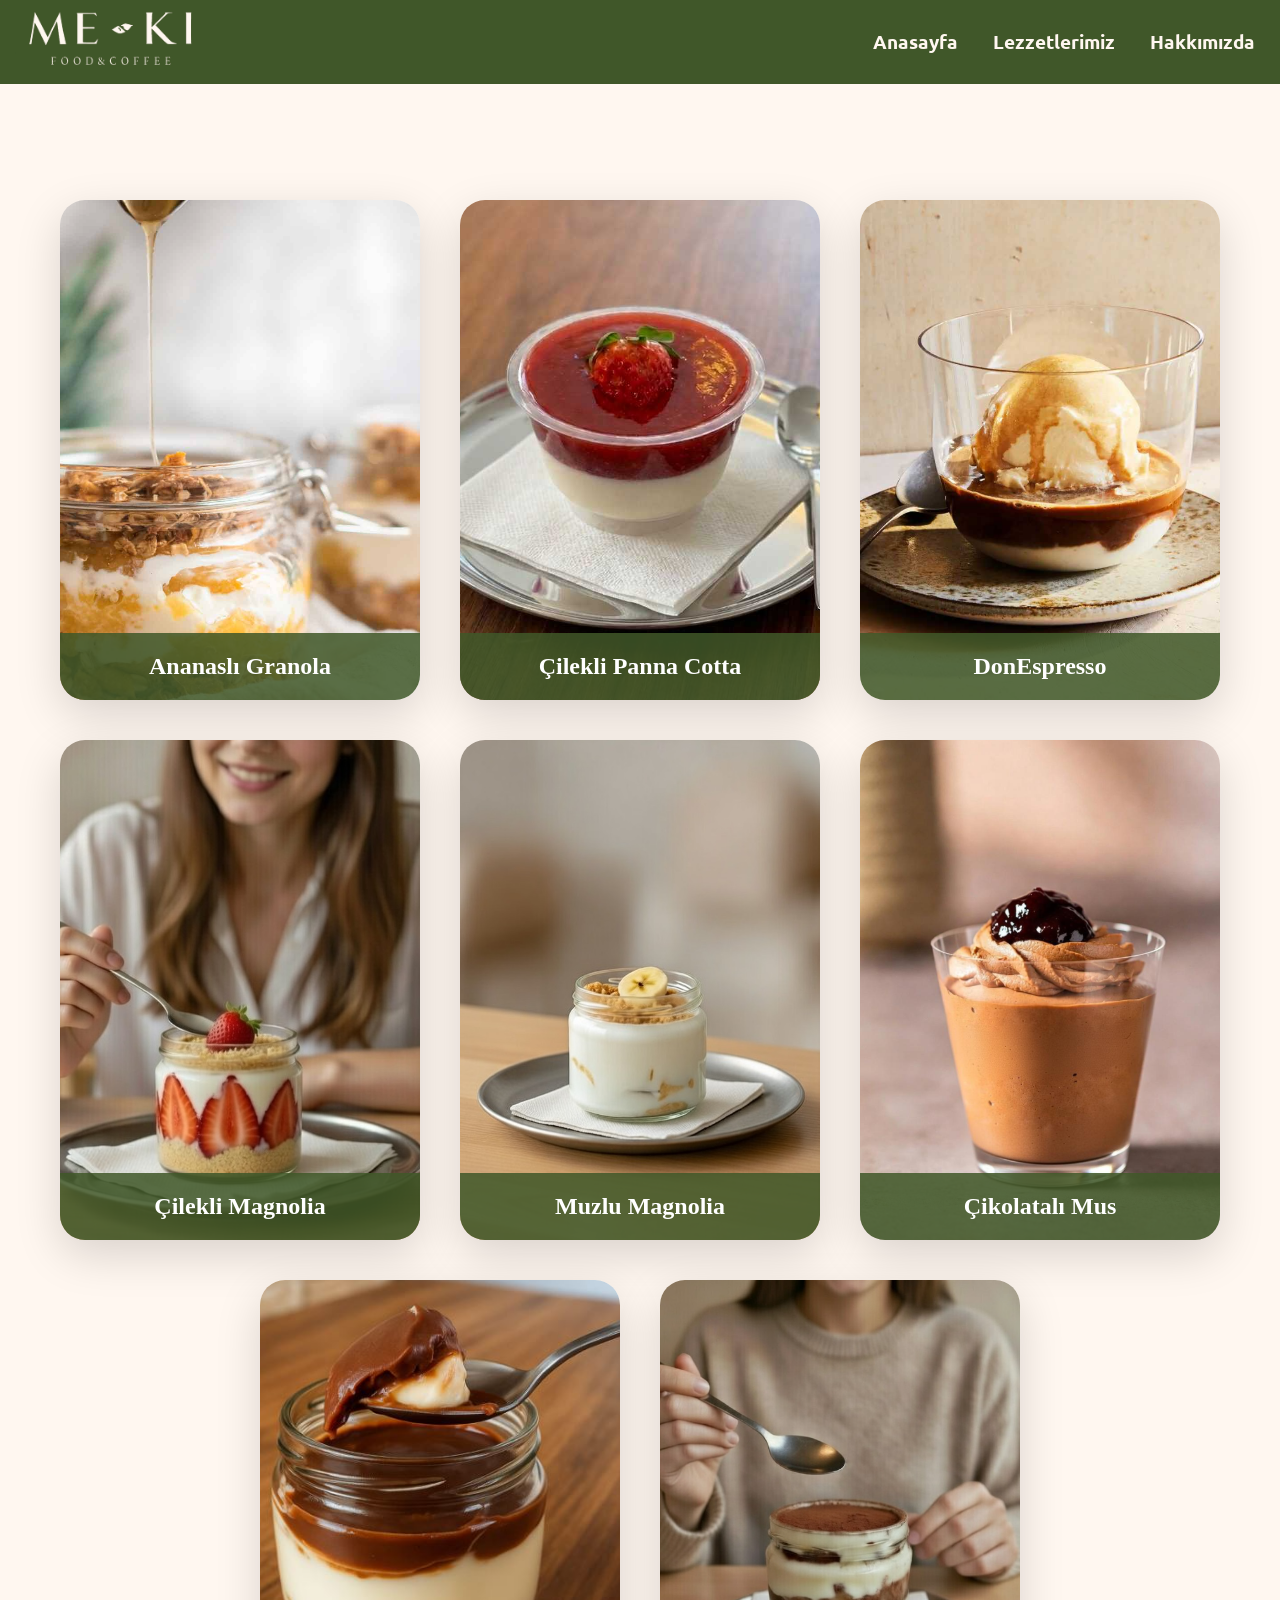
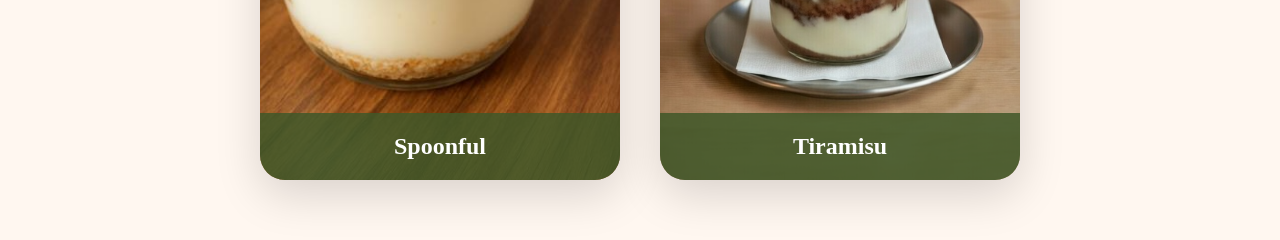
<file: Tatlılar.html>
<!DOCTYPE html>
<html lang="en">

<head>
    <meta charset="UTF-8">
    <meta name="viewport" content="width=device-width, initial-scale=1.0">
    <title>Tatlılarımız | Me-Ki Cafe</title>
    <link rel="preconnect" href="https://fonts.googleapis.com">
<link rel="preconnect" href="https://fonts.gstatic.com" crossorigin>
<link href="https://fonts.googleapis.com/css2?family=Borel&family=Pacifico&family=Ubuntu:wght@400;500;700&display=swap" rel="stylesheet">

    <link rel="stylesheet" href="yemekler.css">
    <link rel="icon" type="image/png" href="logo.png">  
</head>
<header>
        <nav class="navbar section-content">
    <a href="#" class="nav-logo">
        <img src="Beyaz-MeKi-Logo.png" width="50" height="50" alt="MeKiCafe Logo">
    </a>

    <input type="checkbox" id="menu-bar">
    
    <label for="menu-bar" class="hamburger-menu">
        <span></span>
        <span></span>
        <span></span>
    </label>

    <ul class="nav-menu">
        <li class="nav-item"><a href="index.html" class="nav-link">Anasayfa</a></li>
        <li class="nav-item"><a href="Lezzetlerimiz.html" class="nav-link">Lezzetlerimiz</a></li>
        <li class="nav-item"><a href="Hakkımızda.html" class="nav-link">Hakkımızda</a></li>
    </ul>
</nav>
    </header>
    <div class="urun-listesi"> 
    <div class="flip-card">
        <div class="urun-ic-yapi">
            <div class="urun-on">
                <img src="resimler/1ananaslı granola.png" alt="Ananaslı Granola">
                <div class="urun-baslik-overlay">Ananaslı Granola</div>
            </div>
            <div class="urun-arka">
                <h4>Ananaslı Granola</h4>
                <p>Yoğurt, ananas, granola, bal ile hazırlanan sağlıklı bir seçenek.</p>
                <div class="ingredient-banner">
    <div class="ingredient"> <img src="mini/yogurt.png" alt="Yoğurt"> </div>
    <div class="ingredient"> <img src="mini/pineapple.png" alt="Ananas"> </div>
    <div class="ingredient"> <img src="mini/granola.png" alt="Granola"> </div>
    <div class="ingredient"> <img src="mini/honey.png" alt="Bal"> </div>
    </div>
<div class="menu-price"> 
<span>195 TL</span>
</div> </div> </div> </div>

    <div class="flip-card">
        <div class="urun-ic-yapi">
            <div class="urun-on">
                <img src="resimler/1çilekli.png" alt="Çilekli Panna Cotta">
                <div class="urun-baslik-overlay">Çilekli Panna Cotta</div>
            </div>
            <div class="urun-arka">
                <h4>Çilekli Panna Cotta</h4>
                <p>Krema ve çilek ile hazırlanır. Pürüzsüz ve hafif bir tatlı.</p>
                <div class="ingredient-banner">
    <div class="ingredient"> <img src="mini/whip-cream.png" alt="Krema"> </div>
    <div class="ingredient"> <img src="mini/jelly.png" alt="Jelatin"> </div>
    <div class="ingredient"> <img src="mini/strawberry.png" alt="Çilek"> </div>
        </div>
<div class="menu-price"> 
<span>185 TL</span>
</div> </div> </div> </div>

    <div class="flip-card">
        <div class="urun-ic-yapi">
            <div class="urun-on">
                <img src="resimler/1donespresso.png" alt="DonEspresso">
                <div class="urun-baslik-overlay">DonEspresso</div>
            </div>
            <div class="urun-arka">
                <h4>DonEspresso</h4>
                <p>Dondurma üzeri esspresso.</p>
                <div class="ingredient-banner">
    <div class="ingredient"> <img src="mini/ice-cream-cup.png" alt="Dondurma"> </div>
    <div class="ingredient"> <img src="mini/espresso.png" alt="Espresso"> </div>
    </div>
<div class="menu-price"> 
<span>200 TL</span>
</div> </div> </div> </div>

    <div class="flip-card">
        <div class="urun-ic-yapi">
            <div class="urun-on">
                <img src="resimler/1magnolia.png" alt="Çilekli Magnolia">
                <div class="urun-baslik-overlay">Çilekli Magnolia</div>
            </div>
            <div class="urun-arka">
                <h4>Çilekli Magnolia</h4>
                <p>Çilek ile klasik magnolia lezzeti.</p>
                <div class="ingredient-banner">
    <div class="ingredient"> <img src="mini/cream.png" alt="Krema"> </div>
    <div class="ingredient"> <img src="mini/biscuit.png" alt="Bisküvi"> </div>
    <div class="ingredient"> <img src="mini/strawberry.png" alt="Çilek"> </div>
        </div>
<div class="menu-price"> 
<span>200 TL</span>
</div> </div> </div> </div>

    <div class="flip-card">
        <div class="urun-ic-yapi">
            <div class="urun-on">
                <img src="resimler/1muzlu.png" alt="Muzlu Magnolia">
                <div class="urun-baslik-overlay">Muzlu Magnolia</div>
            </div>
            <div class="urun-arka">
                <h4>Muzlu Magnolia</h4>
                <p>Muz ile klasik magnolia lezzeti.</p>
                <div class="ingredient-banner">
    <div class="ingredient"> <img src="mini/cream.png" alt="Krema"> </div>
    <div class="ingredient"> <img src="mini/biscuit.png" alt="Bisküvi"> </div>
    <div class="ingredient"> <img src="mini/banana.png" alt="Muz"> </div>
    </div>
<div class="menu-price"> 
<span>200 TL</span>
</div> </div> </div> </div>

    <div class="flip-card">
        <div class="urun-ic-yapi">
            <div class="urun-on">
                <img src="resimler/1mus.png" alt="Çikolatalı Mus">
                <div class="urun-baslik-overlay">Çikolatalı Mus</div>
            </div>
            <div class="urun-arka">
                <h4>Çikolatalı Mus</h4>
                <p>Üzerinde vişne reçeli ile servis edilir.</p>
                <div class="ingredient-banner">
    <div class="ingredient"> <img src="mini/whip-cream.png" alt="Krema"> </div>
    <div class="ingredient"> <img src="mini/chocolate-bar.png" alt="Çikolata"> </div>
    <div class="ingredient"> <img src="mini/cherry-jam.png" alt="Vişne Reçeli"> </div>
    </div>
<div class="menu-price"> 
<span>200 TL</span>
</div> </div> </div> </div>

    <div class="flip-card">
        <div class="urun-ic-yapi">
            <div class="urun-on">
                <img src="resimler/1spoonful.png" alt="Spoonful">
                <div class="urun-baslik-overlay">Spoonful</div>
            </div>
            <div class="urun-arka">
                <h4>Spoonful</h4>
                <p>Enfes çikolata, kek ve kremasıyla popüler tat.</p>
                <div class="ingredient-banner">
    <div class="ingredient"> <img src="mini/cream.png" alt="Krema"> </div>
    <div class="ingredient"> <img src="mini/chocolate-cake.png" alt="Kek"> </div>
    <div class="ingredient"> <img src="mini/chocolate-sauce.png" alt="Çikolata Sosu"> </div>
    </div>
<div class="menu-price"> 
<span>200 TL</span>
</div> </div> </div> </div>

    <div class="flip-card">
        <div class="urun-ic-yapi">
            <div class="urun-on">
                <img src="resimler/1tiramisu.png" alt="Tiramisu">
                <div class="urun-baslik-overlay">Tiramisu</div>
            </div>
            <div class="urun-arka">
                <h4>Tiramisu</h4>
                <p>Maskarpon, kedi dili ve kakao ile kavanozda servis edilir.</p>
                <div class="ingredient-banner">
    <div class="ingredient"> <img src="mini/mascarpone.png" alt="Mascarpone"> </div>
    <div class="ingredient"> <img src="mini/kedi-dili.png" alt="Kedi Dili"> </div>
    <div class="ingredient"> <img src="mini/cocoa.png" alt="Kakao"> </div>
    </div>
<div class="menu-price"> 
<span>290 TL</span>
</div> </div> </div> </div> </div>

<script>
    window.addEventListener('scroll', function () {
        const header = document.querySelector('header');
        if (!header) return;
        if (window.scrollY > 50) {
            header.classList.add('shrink');
        } else {
            header.classList.remove('shrink');
        }
    });
</script>
</file>
<file: style.css>
@import url('https://fonts.googleapis.com/css2?family=Ubuntu&display=swap');

* {
    margin: 0;
    padding: 0;
    box-sizing: border-box;
    font-family: 'Ubuntu', sans-serif;
}

html {
        overflow-y: scroll;
    scroll-behavior: smooth;
}

:root {

    --color-kırıkbeyaz: #FFF7F0;
    --color-beyaz: #F2F7EE;
    --color-gri: #DBE8CE;
    --color-grimsiy: #C4D9AF;
    --color-berrakyeşil: #ADCB90;
    --color-açıkyeşil: #96BC71;
    --color-gazozyeşili: #80AD52;
    --color-lime: #698E43;
    --color-kaktüsy: #526F34;
    --color-ky: #405729;
    --color-ekstra-ky: #243117;
    --color-siyah: #0D1108;

    --font-size-s: 0.9rem;
    --font-size-m: 1rem;
    --font-size-l: 1.2rem;
    --font-size-xl: 1.5rem;
    --font-size-xxl: 2rem;
    --font-size-xxxl: 2.3rem;

    --font-weight-normal: 400;
    --font-weight-medium: 500;
    --font-weight-semibold: 600;
    --font-weight-bold: 700;

    --border-radius-s: 8px;
    --border-radius-m: 30px;
    --border-radius-circle: 50%;
    --site-max-width: 1300px;
}

ul {
    list-style: none;
}

a {
    text-decoration: none;
}

button {
    border: none;
    cursor: pointer;
    background: none;
}

img {
    width: 100%;
}

.section-content {
    max-width: var(--site-max-width);
    margin: 0 auto;
    padding: 0 15px;
}

header {
    position: fixed;
    padding-top: 10px;
    padding-bottom: 10px;
    background: var(--color-ky);
    font-weight: var(--font-weight-medium);
    width: 100%;
    z-index: 5;
    transition: padding 0.3s ease, background 0.3s ease;
}

header.shrink {
    padding-top: 5px;
    padding-bottom: 5px;
    background: rgba(64, 87, 41, 0.95);
}

header .navbar {
    display: flex;
    align-items: center;
    justify-content: space-between;
}

header .nav-logo img {
    transition: height 0.3s ease;
    height: 60px;
    width: auto;
    object-fit: contain;
}

header.shrink .nav-logo img {
    height: 45px;
}

.navbar .nav-menu .nav-link {
    color: var(--color-kırıkbeyaz);
    padding: 10px 15px;
    padding-right: 10px;
    border-radius: var(--border-radius-m);
    font-weight: var(--font-weight-semibold);
    font-size: 1.2rem;
    transition: 0.3s ease;
}

.navbar .nav-menu .nav-link:hover {
    background: var(--color-ekstra-ky);
    color: var(--color-beyaz);

}

.navbar .nav-menu {
    display: flex;
    gap: 10px;
}

.hero-section {
    min-height: 100vh;
    background-image: linear-gradient(rgba(0, 0, 0, 0.1), rgba(0, 0, 0, 0.1)), url('meki-disari.jpeg');
    background-size: cover;
    background-position: center;
}

.hero-section .section-content {
    display: flex;
    align-items: center;
    min-height: 100vh;
    color: var(--color-beyaz);
    justify-content: center;
}

.hero-section .hero-details {
    display: flex;
    flex-direction: column;
    align-items: center;
    text-align: center;
    background-color: rgba(0, 0, 0, 0.4);
    border: 3px solid white;
    border-radius: var(--border-radius-m);
    padding: 50px 40px;
    box-shadow: 0 8px 32px rgba(0, 0, 0, 0.1);
}

.hero-section .hero-details .title {
    font-size: 2.8rem;
    padding: 2%;
    color: var(--color-kırıkbeyaz);
    font-family: 'Borel', cursive;
}

.hero-section .hero-details .subtitle {
    font-size: 1.8rem;
    color: var(--color-berrakyeşil);
    max-width: 80%;
    margin-top: 8px;
    font-weight: var(--font-weight-normal);
    font-family: 'Pacifico', cursive;
}

.hero-section .hero-details .buttons {
    margin-top: 40px;
    display: flex;
    gap: 20px;
    justify-content: center;
    flex-wrap: wrap;
    width: 100%;
}

.hero-section .hero-details .button {
    flex: 1;
    min-width: 180px;
    max-width: 220px;
    
    text-align: center;
    padding: 15px 25px;
    font-size: 1.2rem;
    color: var(--color-kırıkbeyaz);
    border-radius: var(--border-radius-m);
    background-color: #526F34;
    font-weight: var(--font-weight-semibold);
    transition: 0.3s ease;
    display: inline-block;
}

.hero-section .hero-details .button:hover {
    background-color: var(--color-ekstra-ky);
    transform: translateY(-3px);
}

@media screen and (max-width: 768px) {
    .hero-section .hero-details .button {
        flex: none;
        width: 100%;
        max-width: 300px;
    }
}


.contact-section {
    padding: 80px 0;
    background-color: var(--color-kırıkbeyaz);
    color: var(--color-ky);
    scroll-margin-top: 60px;
    min-height: 100vh;
    display: flex;
    align-items: center;
}

.contact-container {
    display: flex;
    flex-wrap: wrap;
    gap: 40px;
    justify-content: space-between;
    align-items: stretch;
    width: 100%;
}

.contact-info {
    flex: 1;
    min-width: 300px;
    background: var(--color-beyaz);
    padding: 40px;
    border-radius: var(--border-radius-m);
    box-shadow: 0 10px 30px rgba(0, 0, 0, 0.08);
}

.contact-info h3 {
    font-size: var(--font-size-xxl);
    margin-bottom: 25px;
    color: var(--color-siyah);
}

.contact-info p {
    font-size: var(--font-size-l);
    margin-bottom: 15px;
    line-height: 1.6;
}

.contact-info ul {
    margin-left: 25px;
    margin-top: 15px;
    font-size: var(--font-size-l);
}

.contact-info ul li {
    margin-bottom: 12px;
    position: relative;
}

.contact-info ul li::before {
    content: '•';
    color: var(--color-lime);
    font-size: 1.5rem;
    position: absolute;
    left: -20px;
    top: -4px;
}

.map-container {
    flex: 1;
    min-width: 300px;
    border-radius: var(--border-radius-m);
    overflow: hidden;
    box-shadow: 0 10px 30px rgba(0, 0, 0, 0.08);
    display: flex;
}

.map-container iframe {
    flex: 1;
    min-height: 350px;
}
body {
    background-color: var(--color-kırıkbeyaz);
}

#menu-bar {
    display: none;
}

.hamburger-menu {
    display: none;
}

@media screen and (max-width: 768px) {
    .hero-section .hero-details .title {
        font-size: 2.1rem; /* Yazıyı mobilde küçülttük */
        padding: 5% 2%;    /* Üst/Alt boşluğu biraz artırdık */
        margin-top: 80px;  /* Navbar'ın altında kalmaması için ittik */
        text-align: center;
        line-height: 1.3;   /* Satır aralığını rahatlattık */
    }

    .navbar {
        display: flex;
        justify-content: space-between;
        align-items: center;
        padding: 10px 20px;
        position: relative;
    }
    .hamburger-menu {
        display: flex !important;
        flex-direction: column;
        gap: 5px;
        cursor: pointer;
    }

    .hamburger-menu span {
        width: 25px;
        height: 3px;
        background-color: white;
        display: block;
    }
    .nav-menu {
        display: none !important; 
        flex-direction: column;
        position: absolute;
        top: 100%;
        left: 0;
        width: 100%;
        background-color: #3e522d; 
        margin: 0;
        padding: 10px 0;
        list-style: none;
        z-index: 9999;
    }
    #menu-bar:checked ~ .nav-menu {
        display: flex !important;
    }
    .nav-item {
        width: 100%;
        text-align: center;
    }

    .nav-link {
        display: block;
        padding: 12px;
        color: white;
        text-decoration: none;
    }
}
</file>
<file: style/styles.css>
/* Estilos básicos - Go Live Server */
body {
    font-family: 'Segoe UI', Tahoma, Geneva, Verdana, sans-serif;
    margin: 0;
    padding: 20px;
    line-height: 1.6;
    background-color: #f5f5f5;
}

h1 {
    color: #333;
    border-bottom: 2px solid #007acc;
    padding-bottom: 10px;
}
</file>
<file: yemekler.css>
@import url('https://fonts.googleapis.com/css2?family=Ubuntu&display=swap');

* {
    margin: 0;
    padding: 0;
    box-sizing: border-box;
    font-family: 'Ubuntu', sans-serif;
}

html {
        overflow-y: scroll;
    scroll-behavior: smooth;
}

:root {

    --color-kırıkbeyaz: #FFF7F0;
    --color-beyaz: #F2F7EE;
    --color-gri: #DBE8CE;
    --color-grimsiy: #C4D9AF;
    --color-berrakyeşil: #ADCB90;
    --color-açıkyeşil: #96BC71;
    --color-gazozyeşili: #80AD52;
    --color-lime: #698E43;
    --color-kaktüsy: #526F34;
    --color-ky: #405729;
    --color-ekstra-ky: #243117;
    --color-siyah: #0D1108;

    --font-size-s: 0.9rem;
    --font-size-m: 1rem;
    --font-size-l: 1.2rem;
    --font-size-xl: 1.5rem;
    --font-size-xxl: 2rem;
    --font-size-xxxl: 2.3rem;

    --font-weight-normal: 400;
    --font-weight-medium: 500;
    --font-weight-semibold: 600;
    --font-weight-bold: 700;

    --border-radius-s: 8px;
    --border-radius-m: 30px;
    --border-radius-circle: 50%;
    --site-max-width: 1300px;
}

ul {
    list-style: none;
}

a {
    text-decoration: none;
}

button {
    border: none;
    cursor: pointer;
    background: none;
}

img {
    width: 100%;
}

.section-content {
    max-width: var(--site-max-width);
    margin: 0 auto;
    padding: 0 15px;
}

header {
    position: fixed;
    padding-top: 10px;
    padding-bottom: 10px;
    background: var(--color-ky);
    font-weight: var(--font-weight-medium);
    width: 100%;
    z-index: 5;
    transition: padding 0.3s ease, background 0.3s ease;
}

header.shrink {
    padding-top: 5px;
    padding-bottom: 5px;
    background: rgba(64, 87, 41, 0.95);
}

header .navbar {
    display: flex;
    align-items: center;
    justify-content: space-between;
}

header .nav-logo img {
    transition: height 0.3s ease;
    height: 60px;
    width: auto;
    object-fit: contain;
}

header.shrink .nav-logo img {
    height: 45px;
}

.navbar .nav-menu .nav-link {
    color: var(--color-kırıkbeyaz);
    padding: 10px 15px;
    padding-right: 10px;
    border-radius: var(--border-radius-m);
    font-weight: var(--font-weight-semibold);
    font-size: 1.2rem;
    transition: 0.3s ease;
}

.navbar .nav-menu .nav-link:hover {
    background: var(--color-ekstra-ky);
    color: var(--color-beyaz);

}

.navbar .nav-menu {
    display: flex;
    gap: 10px;
}


.urun-listesi {
    display: flex;
    justify-content: center;
    flex-wrap: wrap;
    gap: 40px;
    padding: 200px 20px 60px 20px;
}

.flip-card {
    background-color: transparent;
    width: 360px; 
    height: 500px; 
    perspective: 1000px;
}

.urun-ic-yapi {
    position: relative;
    width: 100%;
    height: 100%;
    transition: transform 0.6s;
    transform-style: preserve-3d;
    cursor: pointer;
}

.flip-card:hover .urun-ic-yapi {
    transform: rotateY(180deg);
}

.urun-on, .urun-arka {
    position: absolute;
    width: 100%;
    height: 100%;
    -webkit-backface-visibility: hidden;
    backface-visibility: hidden;
    border-radius: 25px;
    overflow: hidden;
    box-shadow: 0 15px 45px rgba(0,0,0,0.15);
}

.urun-on img {
    width: 100%;
    height: 100%;
    object-fit: cover;
}

.urun-baslik-overlay {
    font-family: "Times New Roman", sans-serif;
    position: absolute;
    bottom: 0;
    width: 100%;
    background: rgba(64, 87, 41, 0.85);
    color: white;
    padding: 20px;
    font-size: 1.5rem;
    font-weight: bold;
    text-align: center;
}

.urun-arka {
    font-family: "Times New Roman", sans-serif;
    background-color: #405729;
    color: #FFF7F0; 
    transform: rotateY(180deg);
    display: flex;
    flex-direction: column;
    justify-content: center;
    align-items: center;
    padding: 30px;
    text-align: center;
}

.urun-arka h4 {
    font-family: "Times New Roman", sans-serif;
    font-size: 2rem;
    margin-bottom: 20px;
    border-bottom: 2px solid #FFF7F0;
    padding-bottom: 10px;
}

.urun-arka p {
    font-family: "Times New Roman", sans-serif;
    font-size: 1.2rem;
    line-height: 1.6;
    text-align: center;
}

.menu-container {
    display: flex;
    justify-content: center; 
    align-items: center;    
    min-height: 80vh;        
    gap: 30px;              
    padding: 180px;     
    flex-wrap: wrap;
}

.menu-card {
    display: flex;
    flex-direction: column;
    justify-content: space-between;
    min-height: 450px;
    padding: 30px 20px;
    position: relative;
    width: 340px;
    height: 480px;
    border-radius: 20px;
    overflow: hidden; 
    box-shadow: 0 15px 35px rgba(0,0,0,0.2);
    cursor: pointer;
    transition: transform 0.3s ease;
}

.menu-card:hover {
    transform: translateY(-10px);
}

.card-image {
    width: 100%;
    height: 100%;
}

.card-image img {
    width: 100%;
    height: 100%;
    object-fit: cover;
    transition: transform 0.5s ease;
}

.menu-card:hover .card-image img {
    transform: scale(1.1);
}

.card-info {
    position: absolute;
    bottom: 0;
    left: 0;
    width: 100%;
    height: 50%; 
    background: linear-gradient(to top, rgba(0,0,0,0.9) 0%, transparent 100%);
    display: flex;
    justify-content: center;
    align-items: flex-end;
    padding-bottom: 40px;
}

.card-info h3 {
    color: #ffffff;
    font-size: 1.6rem;
    font-weight: 500;
    font-family: 'Playfair Display', serif; 
    text-shadow: 2px 2px 4px rgba(0,0,0,0.3);
}

body {
    background-color: var(--color-kırıkbeyaz);
}


.food-card-title {
    font-family: 'Poppins', sans-serif;
    font-weight: 600;
    font-size: 1.2rem;
    color: #2c3e50;
    margin-bottom: 8px;
}


.food-card-description {
    font-family: 'Open Sans', sans-serif;
    font-weight: 400;
    font-size: 0.9rem;
    color: #555;
    line-height: 1.4;
}

    #menu-bar {
        display: none;
    }

        .hamburger-menu {
        display: none;
        flex-direction: column;
        gap: 5px;
        cursor: pointer;
    }

#menu-bar {
    display: none;
}

.hamburger-menu {
    display: none;
}

@media screen and (max-width: 768px) {
    .navbar {
        display: flex;
        justify-content: space-between;
        align-items: center;
        padding: 10px 20px;
        position: relative;
    }
    .hamburger-menu {
        display: flex !important;
        flex-direction: column;
        gap: 5px;
        cursor: pointer;
    }

    .hamburger-menu span {
        width: 25px;
        height: 3px;
        background-color: white;
        display: block;
    }
    .nav-menu {
        display: none !important; 
        flex-direction: column;
        position: absolute;
        top: 100%;
        left: 0;
        width: 100%;
        background-color: #3e522d; 
        margin: 0;
        padding: 10px 0;
        list-style: none;
        z-index: 9999;
    }
    #menu-bar:checked ~ .nav-menu {
        display: flex !important;
    }
    .nav-item {
        width: 100%;
        text-align: center;
    }

    .nav-link {
        display: block;
        padding: 12px;
        color: white;
        text-decoration: none;
    }
}

.ingredient-banner {
    display: flex;
    justify-content: center;
    align-items: center;
    gap: 12px;
    padding: 15px 0;
    margin-bottom: 10px;
}

.ingredient img {
    width: 25px;
    height: auto;
    filter: drop-shadow(0 4px 6px rgba(0,0,0,0.3));
    transition: transform 0.2s;
}

.ingredient img:hover {
    transform: scale(1.5);
    filter: brightness(1.1);
}

.menu-price {
    font-size: 26px;
    font-weight: 800;
    color: #ffffff;
    text-align: right;
    padding-top: 10px;
    border-top: 1px solid rgba(255, 255, 255, 0.2);
}
</file>
<file: hakkımızda.css>
@import url('https://fonts.googleapis.com/css2?family=Ubuntu&display=swap');

* {
    margin: 0;
    padding: 0;
    box-sizing: border-box;
    font-family: 'Ubuntu', sans-serif;
}

html {
    overflow-y: scroll;
    scroll-behavior: smooth;
}

:root {

    --color-kırıkbeyaz: #FFF7F0;
    --color-beyaz: #F2F7EE;
    --color-gri: #DBE8CE;
    --color-grimsiy: #C4D9AF;
    --color-berrakyeşil: #ADCB90;
    --color-açıkyeşil: #96BC71;
    --color-gazozyeşili: #80AD52;
    --color-lime: #698E43;
    --color-kaktüsy: #526F34;
    --color-ky: #405729;
    --color-ekstra-ky: #243117;
    --color-siyah: #0D1108;

    --font-size-s: 0.9rem;
    --font-size-m: 1rem;
    --font-size-l: 1.2rem;
    --font-size-xl: 1.5rem;
    --font-size-xxl: 2rem;
    --font-size-xxxl: 2.3rem;

    --font-weight-normal: 400;
    --font-weight-medium: 500;
    --font-weight-semibold: 600;
    --font-weight-bold: 700;

    --border-radius-s: 8px;
    --border-radius-m: 30px;
    --border-radius-circle: 50%;
    --site-max-width: 1300px;
}

ul {
    list-style: none;
}

a {
    text-decoration: none;
}

button {
    border: none;
    cursor: pointer;
    background: none;
}

img {
    width: 100%;
}

.section-content {
    max-width: var(--site-max-width);
    margin: 0 auto;
    padding: 0 15px;
}

header {
    position: fixed;
    padding-top: 10px;
    padding-bottom: 10px;
    background: var(--color-ky);
    font-weight: var(--font-weight-medium);
    width: 100%;
    z-index: 5;
    transition: padding 0.3s ease, background 0.3s ease;
}

header.shrink {
    padding-top: 5px;
    padding-bottom: 5px;
    background: rgba(64, 87, 41, 0.95);
}

header .navbar {
    display: flex;
    align-items: center;
    justify-content: space-between;
}

header .nav-logo img {
    transition: height 0.3s ease;
    height: 60px;
    width: auto;
    object-fit: contain;
}

header.shrink .nav-logo img {
    height: 45px;
}

.navbar .nav-menu .nav-link {
    color: var(--color-kırıkbeyaz);
    padding: 10px 15px;
    padding-right: 10px;
    border-radius: var(--border-radius-m);
    font-weight: var(--font-weight-semibold);
    font-size: 1.2rem;
    transition: 0.3s ease;
}

.navbar .nav-menu .nav-link:hover {
    background: var(--color-ekstra-ky);
    color: var(--color-beyaz);

}

.navbar .nav-menu {
    display: flex;
    gap: 10px;
}


.hero{
height:75vh;
display:flex;
align-items:center;
justify-content:center;
flex-direction:column;
text-align:center;
color:#FFF7F0;

background: linear-gradient(rgba(0,0,0,0.4), rgba(0,0,0,0.5)),
url("meki-disari.jpeg");

background-size:cover;
background-position:center;
}

.hero h1{
font-family:'Playfair Display', serif;
font-size:60px;
letter-spacing:2px;
animation:fadeDown 1.5s ease;
}

.hero p{
font-size:18px;
margin-top:10px;
opacity:0.9;
}

@keyframes fadeDown{
0%{opacity:0; transform:translateY(-40px);}
100%{opacity:1; transform:translateY(0);}
}

.section{
padding:80px 10%;
}

.card{
background:white;
padding:40px;
border-radius:15px;
box-shadow:0 10px 25px rgba(0,0,0,0.08);
margin-bottom:40px;

transform:translateY(50px);
opacity:0;
transition:1s;
}

.card.show{
transform:translateY(0);
opacity:1;
}

.card h2{
font-family:'Playfair Display', serif;
color:#4b6b3c;
margin-bottom:15px;
}

.grid{
display:grid;
grid-template-columns:repeat(auto-fit,minmax(250px,1fr));
gap:25px;
}

.box{
background:white;
padding:30px;
border-radius:12px;
text-align:center;
box-shadow:0 5px 20px rgba(0,0,0,0.08);
transition:0.3s;
}

.box:hover{
background:#4b6b3c;
color:white;
transform:translateY(-8px);
}

.box h3{
margin-bottom:10px;
color:#4b6b3c;
font-family:'Playfair Display', serif;
}

.box:hover h3{
color:white;
}

body {
    background-color: var(--color-kırıkbeyaz);
}

#menu-bar {
    display: none;
}

.hamburger-menu {
    display: none;
}

@media screen and (max-width: 768px) {
    .navbar {
        display: flex;
        justify-content: space-between;
        align-items: center;
        padding: 10px 20px;
        position: relative;
    }
    .hamburger-menu {
        display: flex !important;
        flex-direction: column;
        gap: 5px;
        cursor: pointer;
    }

    .hamburger-menu span {
        width: 25px;
        height: 3px;
        background-color: white;
        display: block;
    }
    .nav-menu {
        display: none !important; 
        flex-direction: column;
        position: absolute;
        top: 100%;
        left: 0;
        width: 100%;
        background-color: #3e522d; 
        margin: 0;
        padding: 10px 0;
        list-style: none;
        z-index: 9999;
    }
    #menu-bar:checked ~ .nav-menu {
        display: flex !important;
    }
    .nav-item {
        width: 100%;
        text-align: center;
    }

    .nav-link {
        display: block;
        padding: 12px;
        color: white;
        text-decoration: none;
    }
}
</file>
<file: lezzetlerimiz.css>
@import url('https://fonts.googleapis.com/css2?family=Ubuntu&display=swap');

* {
    margin: 0;
    padding: 0;
    box-sizing: border-box;
    font-family: 'Ubuntu', sans-serif;
}

html {
    scroll-behavior: smooth;
}

:root {

    --color-kırıkbeyaz: #FFF7F0;
    --color-beyaz: #F2F7EE;
    --color-gri: #DBE8CE;
    --color-grimsiy: #C4D9AF;
    --color-berrakyeşil: #ADCB90;
    --color-açıkyeşil: #96BC71;
    --color-gazozyeşili: #80AD52;
    --color-lime: #698E43;
    --color-kaktüsy: #526F34;
    --color-ky: #405729;
    --color-ekstra-ky: #243117;
    --color-siyah: #0D1108;

    --font-size-s: 0.9rem;
    --font-size-m: 1rem;
    --font-size-l: 1.2rem;
    --font-size-xl: 1.5rem;
    --font-size-xxl: 2rem;
    --font-size-xxxl: 2.3rem;

    --font-weight-normal: 400;
    --font-weight-medium: 500;
    --font-weight-semibold: 600;
    --font-weight-bold: 700;

    --border-radius-s: 8px;
    --border-radius-m: 30px;
    --border-radius-circle: 50%;
    --site-max-width: 1300px;
}

ul {
    list-style: none;
}

a {
    text-decoration: none;
}

button {
    border: none;
    cursor: pointer;
    background: none;
}

img {
    width: 100%;
}

.section-content {
    max-width: var(--site-max-width);
    margin: 0 auto;
    padding: 0 15px;
}

header {
    position: fixed;
    padding-top: 10px;
    padding-bottom: 10px;
    background: var(--color-ky);
    font-weight: var(--font-weight-medium);
    width: 100%;
    z-index: 5;
    transition: padding 0.3s ease, background 0.3s ease;
}

header.shrink {
    padding-top: 5px;
    padding-bottom: 5px;
    background: rgba(64, 87, 41, 0.95);
}

header .navbar {
    display: flex;
    align-items: center;
    justify-content: space-between;
}

header .nav-logo img {
    transition: height 0.3s ease;
    height: 60px;
    width: auto;
    object-fit: contain;
}

header.shrink .nav-logo img {
    height: 45px;
}

.navbar .nav-menu .nav-link {
    color: var(--color-kırıkbeyaz);
    padding: 10px 15px;
    padding-right: 10px;
    border-radius: var(--border-radius-m);
    font-weight: var(--font-weight-semibold);
    font-size: 1.2rem;
    transition: 0.3s ease;

}

.navbar .nav-menu .nav-link:hover {
    background: var(--color-ekstra-ky);
    color: var(--color-beyaz);

}

.navbar .nav-menu {
    display: flex;
    gap: 10px;
}

.menu-container {
    display: flex;
    justify-content: center; 
    align-items: center;    
    min-height: 80vh;        
    gap: 30px;              
    padding: 180px;     
    flex-wrap: wrap;
}


.menu-card {
    position: relative;
    width: 340px;
    height: 480px;
    border-radius: 20px;
    overflow: hidden; 
    box-shadow: 0 15px 35px rgba(0,0,0,0.2);
    cursor: pointer;
    transition: transform 0.3s ease;
}

.menu-card:hover {
    transform: translateY(-10px);
}

.card-image {
    width: 100%;
    height: 100%;
}

.card-image img {
    width: 100%;
    height: 100%;
    object-fit: cover;
    transition: transform 0.5s ease;
}

.menu-card:hover .card-image img {
    transform: scale(1.1);
}

.card-info {
    position: absolute;
    bottom: 0;
    left: 0;
    width: 100%;
    height: 50%; 
    background: linear-gradient(to top, rgba(0,0,0,0.9) 0%, transparent 100%);
    display: flex;
    justify-content: center;
    align-items: flex-end;
    padding-bottom: 40px;
}

.card-info h3 {
    color: #ffffff;
    font-size: 1.6rem;
    font-weight: 500;
    font-family: 'Playfair Display', serif; 
    text-shadow: 2px 2px 4px rgba(0,0,0,0.3);
}

body {
    background-color: var(--color-kırıkbeyaz);
}

    #menu-bar {
        display: none;
    }

        .hamburger-menu {
        display: none;
        flex-direction: column;
        gap: 5px;
        cursor: pointer;
    }

#menu-bar {
    display: none;
}

.hamburger-menu {
    display: none;
}

@media screen and (max-width: 768px) {
    
    .navbar {
        display: flex;
        justify-content: space-between;
        align-items: center;
        padding: 10px 20px;
        position: relative;
    }

    .hamburger-menu {
        display: flex !important;
        flex-direction: column;
        gap: 5px;
        cursor: pointer;
    }

    .hamburger-menu span {
        width: 25px;
        height: 3px;
        background-color: white;
        display: block;
    }

    .nav-menu {
        display: none !important; 
        flex-direction: column;
        position: absolute;
        top: 100%;
        left: 0;
        width: 100%;
        background-color: #3e522d; 
        margin: 0;
        padding: 10px 0;
        list-style: none;
        z-index: 9999;
    }

    #menu-bar:checked ~ .nav-menu {
        display: flex !important;
    }

    .nav-item {
        width: 100%;
        text-align: center;
    }

    .nav-link {
        display: block;
        padding: 12px;
        color: white;
        text-decoration: none;
    }
    .menu-container {
        padding: 120px 20px 40px 20px !important;
        gap: 20px;
    }

    .menu-card {
        width: 100% !important;
        max-width: 450px; 
        height: 400px;
        margin: 0 auto;
    }

    .card-info h3 {
        font-size: 1.4rem;
        font-family: 'Borel', cursive !important;
    }
}
</file>
